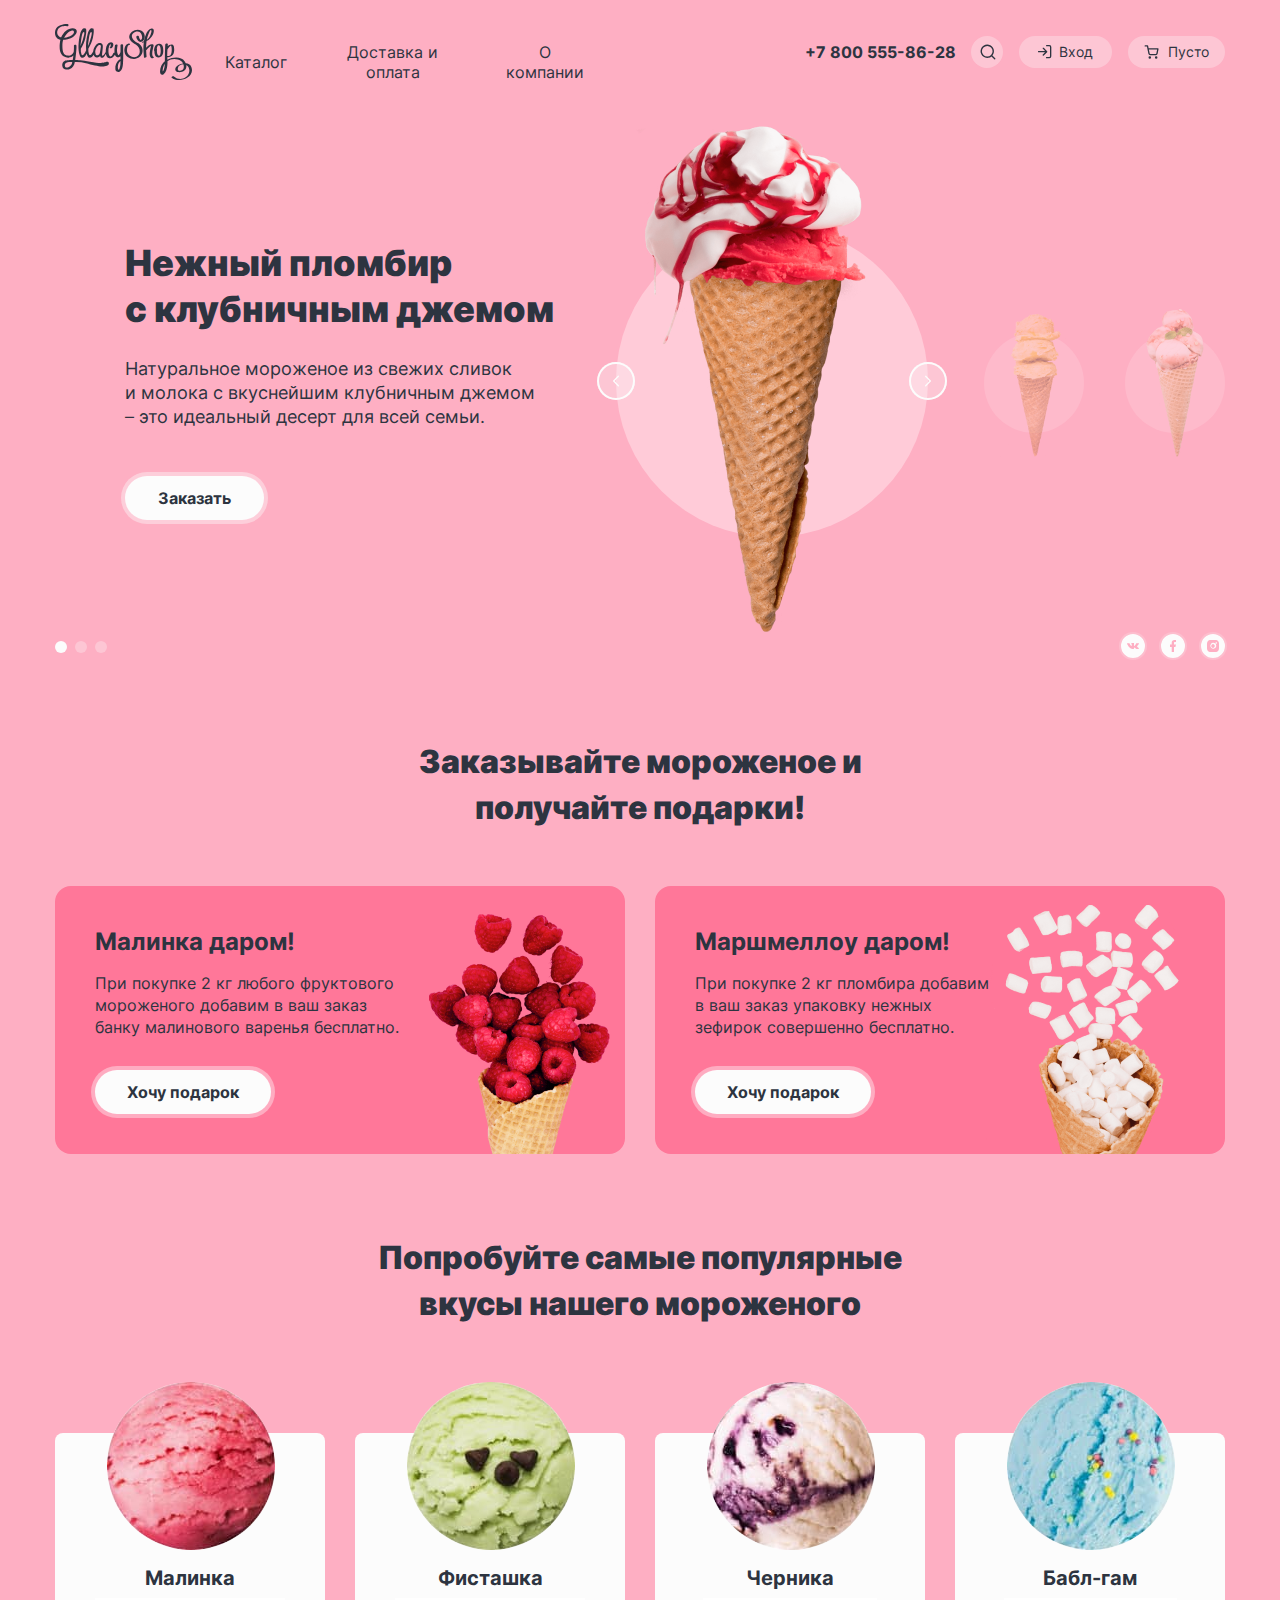
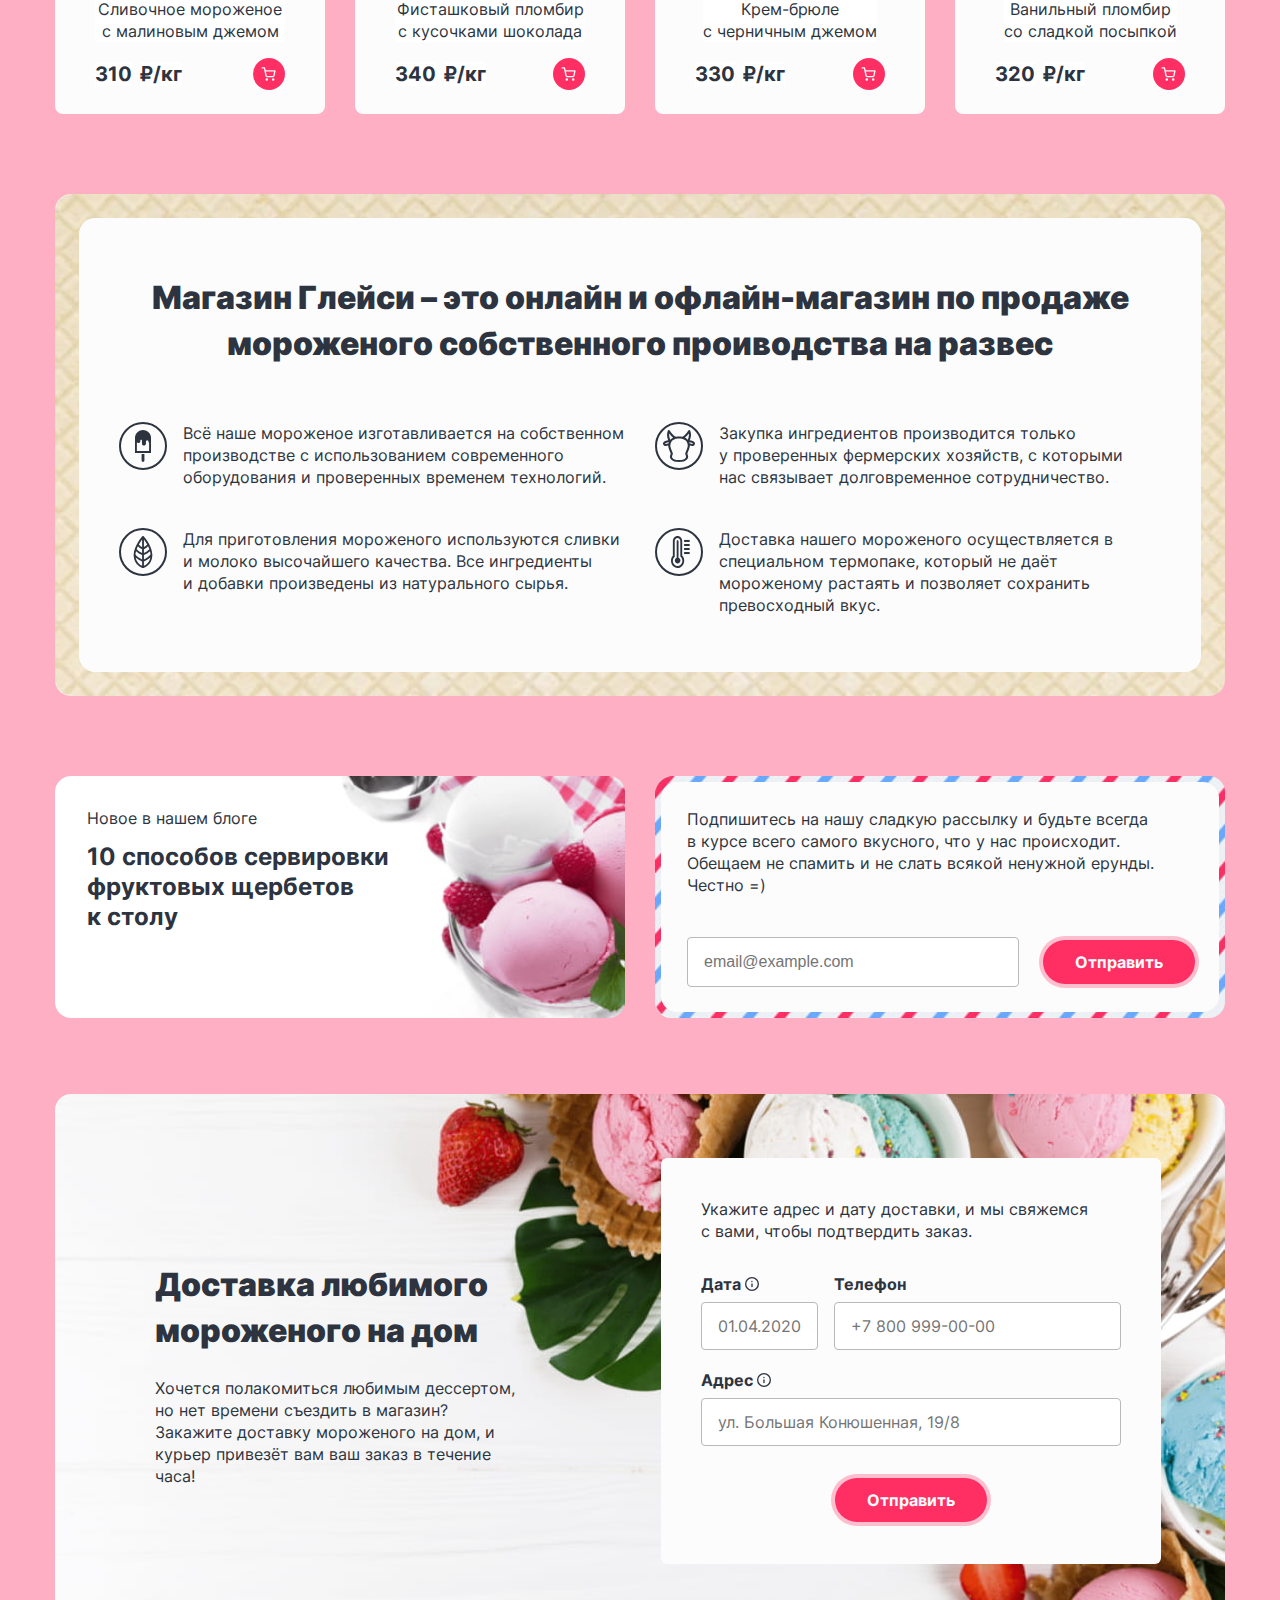
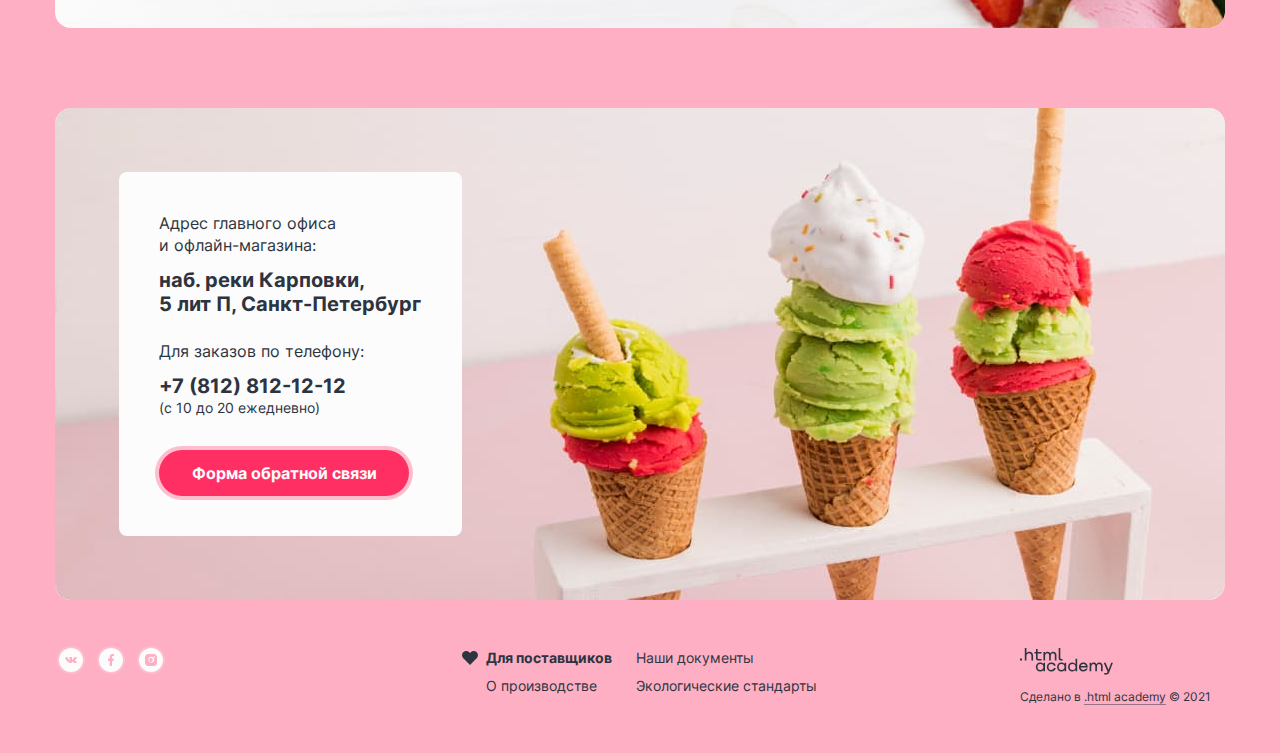
<file: index.html>
<!DOCTYPE html>
<html lang="ru">

<head>
  <meta charset="utf-8">
  <title>HTML Academy: Глейси</title>
  <link rel="stylesheet" href="style/styles.css">
</head>

<body>
  <header class="main-header">
    <nav class="navigation">
      <a class="main-logo-image" href="index.html">
        <img src="images/logo.svg" width="137" height="56" alt="Логотип магазина мороженного Глеси Шоп.">
        <h1 class="visually-hidden">Магазин мороженного Глэси Шоп.</h1>
      </a>
      <ul class="navigation-list navigation-list-main">
        <li class="navigation-item navigation-list-catalog">
          <a href="catalog.html" class="navigation-link navigation-link-item">Каталог</a>
        </li>
        <li class="navigation-item navigation-list-delivery">
          <a href="#" class="navigation-link navigation-link-item">Доставка и оплата</a>
        </li>
        <li class="navigation-item navigation-list-company">
          <a href="#" class="navigation-link navigation-link-item">О компании</a>
        </li>
      </ul>
      <ul class="navigation-list navigation-user">
        <li class="navigation-item navigation-phone">
          <a href="tel:+78005558628" class="main-number">+7 800 555-86-28</a>
        </li>
        <li class="navigation-item navigation-search">
          <a href="#" class="navigation-link navigation-link-search">
            <svg class="navigation-icon-search" width="16" height="16" viewBox="0 0 16 16" fill="none"
              xmlns="http://www.w3.org/2000/svg">
              <path fill-rule="evenodd" clip-rule="evenodd"
                d="M1.91 7.25a5.33 5.33 0 1 1 10.67 0 5.33 5.33 0 0 1-10.67 0Zm9.56 5.16a6.67 6.67 0 1 1 .94-.94l2.8 2.8a.67.67 0 0 1-.94.95l-2.8-2.81Z"
                fill="#2D3440" />
            </svg>
            <span class="visually-hidden">Поиск.</span>
          </a>
          <div class="popover popover-search">
            <h2 class="visually-hidden">Поиск по сайту.</h2>
            <form class="popover-login-form" action="https://echo.htmlacademy.ru/" method="post">
              <input class="popover-search-line" type="email" name="popover-search-line" id="popover-search-line"
                placeholder="Поиск по сайту" required>
              <button class="popover-close-button">
                <svg width="10" height="10" fill="none" xmlns="http://www.w3.org/2000/svg">
                  <path fill-rule="evenodd" clip-rule="evenodd"
                    d="M9.8 1.14A.67.67 0 1 0 8.86.2L5 4.06 1.14.2a.67.67 0 1 0-.94.94L4.06 5 .2 8.86a.67.67 0 0 0 .94.94L5 5.94 8.86 9.8a.67.67 0 1 0 .94-.94L5.94 5 9.8 1.14Z"
                    fill="#2D3440" />
                </svg>
                <span class="visually-hidden">Закрыть.</span>
              </button>
            </form>
          </div>
        </li>
        <li class="navigation-item navigation-login">
          <a href="#" class="navigation-link navigation-link-login">Вход
            <svg class="navigation-icon-login" width="15" height="15" fill="none" xmlns="http://www.w3.org/2000/svg">
              <path fill-rule="evenodd" clip-rule="evenodd"
                d="M8 .67C8 .3 8.3 0 8.67 0h2.66a2 2 0 0 1 2 2v9.33a2 2 0 0 1-2 2H8.67a.67.67 0 1 1 0-1.33h2.66a.67.67 0 0 0 .67-.67V2a.67.67 0 0 0-.67-.67H8.67A.67.67 0 0 1 8 .67Zm-3.14 2.2a.67.67 0 0 1 .94 0l3.33 3.32a.67.67 0 0 1 .2.48.66.66 0 0 1-.2.47L5.8 10.47a.67.67 0 1 1-.94-.94l2.2-2.2H.66A.67.67 0 1 1 .67 6h6.4l-2.2-2.2a.67.67 0 0 1 0-.94Z"
                fill="#2D3440" />
            </svg>
          </a>
          <div class="popover popover-login">
            <h2 class="popover-login-title">Личный кабинет</h2>
            <form class="popover-login-form" action="https://echo.htmlacademy.ru/" method="post">
              <div class="popover-container">
                <input class="popover-email point-form" type="email" name="email" id="popover-email"
                  placeholder="email@example.com" required>
                <input class="popover-password point-form" type="password" name="password" id="popover-password"
                  placeholder="Пароль" required>
              </div>
              <div class="popover-button-container">
                <button class="button button-pink button-popover" type="submit" value="Войти">Войти</button>
                <a class="popover-button-link" href="https://htmlacademy.ru/">Забыли пароль?</a>
                <a class="popover-button-link" href="https://htmlacademy.ru/">Регистрация</a>
              </div>
            </form>
          </div>
        </li>
        <li class="navigation-item navigation-basket">
          <a href="#" class="navigation-link navigation-link-basket">Пусто
            <svg class="navigation-icon-basket" width="16" height="16" viewBox="0 0 16 16" fill="none"
              xmlns="http://www.w3.org/2000/svg">
              <path fill-rule="evenodd" clip-rule="evenodd"
                d="M1.17 1.25a.67.67 0 0 0 0 1.33h1.77l.47 2.34v.05l.97 4.84a1.83 1.83 0 0 0 1.82 1.46h5.62a1.83 1.83 0 0 0 1.82-1.46V9.8l.93-4.86a.67.67 0 0 0-.66-.8h-9.3L4.14 1.8a.67.67 0 0 0-.66-.54H1.17Zm4.52 8.3-.81-4.07h8.23l-.78 4.07a.5.5 0 0 1-.49.4H6.18a.5.5 0 0 1-.49-.4ZM4.56 13.5a1.25 1.25 0 1 1 2.49 0 1.25 1.25 0 0 1-2.5 0Zm6.37 0a1.25 1.25 0 1 1 2.5 0 1.25 1.25 0 0 1-2.5 0Z"
                fill="#2D3440" />
            </svg>
          </a>
          <div class="popover popover-basket">
            <h2 class="popover-basket-title">Ваша карзина пока пуста</h2>
          </div>
        </li>
      </ul>
    </nav>
  </header>

  <!-- slider -->
  <main class="main-index main-container">
    <h2 class="visually-hidden">Магазни мороженного Глейси.</h2>
    <section class="swiper">
      <h2 class="visually-hidden">Галлерея мороженного.</h2>
      <div class="swiper-wrapper">
        <div class="swiper-slider">
          <h2 class="ice-cream-name">Нежный пломбир<br>с клубничным джемом</h2>
          <p class="ice-cream-description">Натуральное мороженое из свежих сливок<br>и молока с вкуснейшим клубничным
            джемом – это идеальный десерт для всей семьи.</p>
          <button class="button swiper-button" name="order" value="Заказать" type="button">Заказать</button>
        </div>
        <div class="ice-cream-container">
          <div class="background-swiper-1">
            <img src="images/ice-cream/ice-cream-1.png" width="306" height="507" class="ice-cream"
              alt="Фото нежного пломбира с клубничным джемом.">
            <button class="slider-button slider-prev" name="order" value="Заказать" type="button">
              <svg width="6" height="12" fill="none" xmlns="http://www.w3.org/2000/svg">
                <path fill-rule="evenodd" clip-rule="evenodd"
                  d="M5.8 1.8a.66.66 0 1 0-.94-.94L.2 5.53a.67.67 0 0 0 0 .94l4.67 4.67a.66.66 0 1 0 .94-.94L1.6 6l4.2-4.2Z"
                  fill="#FCFCFC" />
              </svg>
            </button>
            <button class="slider-button slider-next" name="order" value="Заказать" type="button">
              <svg width="6" height="12" fill="none" xmlns="http://www.w3.org/2000/svg">
                <path fill-rule="evenodd" clip-rule="evenodd"
                  d="M5.8 1.8a.66.66 0 1 0-.94-.94L.2 5.53a.67.67 0 0 0 0 .94l4.67 4.67a.66.66 0 1 0 .94-.94L1.6 6l4.2-4.2Z"
                  fill="#FCFCFC" />
              </svg>
            </button>
          </div>
        </div>
        <!--First little ice cream -->
        <div class="ice-cream-container-2">
          <div class="background-swiper-2">
            <img src="images/ice-cream/ice-cream-2.png" width="90" height="150" class="ice-cream-next ice-cream-caramel"
              alt="Фото cливочного мороженого со вкусом банана.">
          </div>
        </div>
        <!-- Second little ice cream -->
        <div class="ice-cream-container-3">
          <div class="background-swiper-3">
            <img src="images/ice-cream/ice-cream-3.png" width="82" height="150" class="ice-cream-next"
              alt="Фото карамельного пломбира c маршмеллоу.">
          </div>
        </div>
      </div>
      <div class="swiper-footer">
        <div class="pagination-item">
          <div class="swiper-pagination">
            <button class="pagination-button pagination-current-page-1" type="button">
              <span class="visually-hidden">1 слайд.</span>
            </button>
          </div>
          <div class="swiper-pagination">
            <button class="pagination-button pagination-current-page-2" type="button">
              <span class="visually-hidden">2 слайд.</span>
            </button>
          </div>
          <div class="swiper-pagination">
            <button class="pagination-button pagination-current-page-3" type="button">
              <span class="visually-hidden">3 слайд.</span>
            </button>
          </div>
        </div>
        <div class="gallery-footer social-media-slider">
          <ul class="social-media-list media-list-slider">
            <li class="social-vk-item social-net">
              <a class="social-button" href="https://vk.com/htmlacademy">
                <svg class="social-icon" width="24" height="24" viewBox="0 0 16 16" fill="#ffffff"
                  xmlns="http://www.w3.org/2000/svg">
                  <path fill-rule="evenodd" clip-rule="evenodd"
                    d="M16 8A8 8 0 1 1 0 8a8 8 0 0 1 16 0ZM8.4 9.98H7.9s-1.05.06-1.98-.79c-1.01-.92-1.9-2.76-1.9-2.76s-.06-.12 0-.18.23-.07.23-.07H5.4s.11.01.19.06c.06.04.1.12.1.12s.18.4.43.78c.47.72.7.88.86.8.24-.11.16-1.02.16-1.02s0-.33-.11-.48c-.1-.11-.28-.14-.36-.15-.06-.01.04-.14.18-.2.2-.09.57-.1 1-.09.33 0 .43.02.56.05.3.06.3.27.27.71a9.7 9.7 0 0 0-.01.6c-.01.22-.02.48.15.58.09.05.3 0 .84-.8.25-.37.44-.81.44-.81s.04-.08.11-.12c.07-.03.15-.02.15-.02h1.2s.37-.04.43.1c.06.15-.14.5-.63 1.07-.46.54-.69.75-.67.92.01.13.16.25.44.48a3.4 3.4 0 0 1 .8.8c.26.4-.3.42-.3.42l-1.06.02s-.23.04-.54-.15c-.15-.1-.3-.25-.45-.4-.23-.22-.44-.43-.62-.38-.3.08-.28.65-.28.65s0 .12-.07.18c-.07.07-.22.08-.22.08Z"
                    fill="#FCFCFC" />
                </svg>
                <span class="visually-hidden">Вконтакте.</span>
              </a>
            </li>
            <li class="social-fb-item">
              <a class="social-button" href="https://www.facebook.com/htmlacademy">
                <svg class="social-icon" width="24" height="24" viewBox="0 0 16 16" fill="none"
                  xmlns="http://www.w3.org/2000/svg">
                  <path fill-rule="evenodd" clip-rule="evenodd"
                    d="M16 8A8 8 0 1 1 0 8a8 8 0 0 1 16 0Zm-6.38.6h-.95V12H7.14V8.6H6V7h1.14V5.88C7.14 4.66 7.88 4 8.91 4c.5 0 .97.04 1.09.06V5.4h-.57c-.76 0-.76.39-.76.8V7H10l-.38 1.6Z"
                    fill="#FCFCFC" />
                </svg>
                <span class="visually-hidden">Фейсбук.</span>
              </a>
            </li>
            <li class="social-inst-item">
              <a class="social-button" href="https://www.instagram.com/htmlacademy/">
                <svg class="social-icon" width="24" height="24" viewBox="0 0 16 16" fill="none"
                  xmlns="http://www.w3.org/2000/svg">
                  <path fill-rule="evenodd" clip-rule="evenodd"
                    d="M16 8A8 8 0 1 1 0 8a8 8 0 0 1 16 0ZM9.65 4.02C9.22 4 9.09 4 8 4c-1.09 0-1.22 0-1.65.02-.43.02-.71.1-.97.19-.27.1-.5.26-.7.46-.21.2-.37.44-.47.71-.1.26-.17.54-.19.97C4 6.78 4 6.91 4 8c0 1.09 0 1.22.02 1.65.02.42.1.72.19.97.1.27.26.5.46.7.2.21.44.37.71.47.26.1.55.17.97.19.43.02.56.02 1.65.02 1.09 0 1.22 0 1.65-.02.42-.02.72-.1.97-.19.27-.1.5-.26.7-.46.21-.2.37-.44.47-.71.1-.26.17-.55.19-.97C12 9.22 12 9.09 12 8c0-1.09 0-1.22-.02-1.65a2.95 2.95 0 0 0-.19-.97c-.1-.27-.26-.5-.46-.7a1.95 1.95 0 0 0-.71-.47c-.26-.1-.55-.17-.97-.19ZM6.59 6.6A2 2 0 1 1 9.4 9.4 2 2 0 0 1 6.6 6.6Zm3.86-1.04a.5.5 0 1 1-.7.7.5.5 0 0 1 .7-.7Zm-1.6 1.6a1.2 1.2 0 1 0-1.7 1.7 1.2 1.2 0 0 0 1.7-1.7Z"
                    fill="#FCFCFC" />
                </svg>
                <span class="visually-hidden">Инстаграмм.</span>
              </a>
            </li>
          </ul>
        </div>
      </div>
    </section>

    <!-- icecream and presents -->
    <section class="special-offer">
      <h2 class="visually-hidden">Подарок за заказ.</h2>
      <p class="offer-title">Заказывайте мороженое и получайте подарки!</p>
      <ul class="offer-container">
        <li class="raspberry-jam-item">
          <h3 class="offer-name">Малинка даром!</h3>
          <p class="offer-description">
            При покупке 2 кг любого фруктового мороженого добавим в ваш заказ банку малинового варенья бесплатно.
          </p>
          <button class="button offer-button" name="gift" value="Хочу подарок" type="button">Хочу подарок</button>
        </li>
        <li class="marsh-mallow-item">
          <h3 class="offer-name">Маршмеллоу даром!</h3>
          <p class="offer-description">
            При покупке 2 кг пломбира добавим в ваш заказ упаковку нежных зефирок совершенно бесплатно.
          </p>
          <button class="button offer-button" name="gift" value="Хочу подарок" type="button">Хочу подарок</button>
        </li>
      </ul>
    </section>

    <!-- Products -->
    <section class="product">
      <h2 class="product-title">Попробуйте самые популярные вкусы нашего мороженого</h2>
      <div class="product-list-container">
        <ul class="product-list">
          <li class="product-item product-background">
            <a href="" class="product-description-container">
              <img class="product-img" src="images/product/product-card-1.jpg" width="168" height="168"
                alt="Мороженое Малинка.">
              <h3 class="product-name">Малинка</h3>
              <p class="product-description">Сливочное мороженое с малиновым джемом</p>
            </a>
            <div class="price-button">
              <span class="product-price">310</span>
              <span class="product-weight">₽/кг</span>
              <a class="add-basket card-link" href="product-card-button">
                <svg class="product-icon-basket" width="16" height="16" viewBox="0 0 16 16" fill="none"
                  xmlns="http://www.w3.org/2000/svg">
                  <path fill-rule="evenodd" clip-rule="evenodd"
                    d="M1.17 1.25a.67.67 0 0 0 0 1.33h1.77l.47 2.34v.05l.97 4.84a1.83 1.83 0 0 0 1.82 1.46h5.62a1.83 1.83 0 0 0 1.82-1.46V9.8l.93-4.86a.67.67 0 0 0-.66-.8h-9.3L4.14 1.8a.67.67 0 0 0-.66-.54H1.17Zm4.52 8.3-.81-4.07h8.23l-.78 4.07a.5.5 0 0 1-.49.4H6.18a.5.5 0 0 1-.49-.4ZM4.56 13.5a1.25 1.25 0 1 1 2.49 0 1.25 1.25 0 0 1-2.5 0Zm6.37 0a1.25 1.25 0 1 1 2.5 0 1.25 1.25 0 0 1-2.5 0Z"
                    fill="#FCFCFC" /></svg>
                <span class="visually-hidden">Добавить в корзину.</span>
              </a>
            </div>
          </li>
          <li class="product-item product-background">
            <a href="" class="product-description-container">
              <img class="product-img raspberry" src="images/product/product-card-2.jpg" width="168" height="168"
                alt="Мороженое Фисташка.">
              <h3 class="product-name">Фисташка</h3>
              <p class="product-description">Фисташковый пломбир с кусочками шоколада</p>
            </a>
            <div class="price-button">
              <span class="product-price">340</span>
              <span class="product-weight">₽/кг</span>
              <a class="add-basket" href="product-card-button">
                <svg class="product-icon-basket" width="16" height="16" viewBox="0 0 16 16" fill="none"
                  xmlns="http://www.w3.org/2000/svg">
                  <path fill-rule="evenodd" clip-rule="evenodd"
                    d="M1.17 1.25a.67.67 0 0 0 0 1.33h1.77l.47 2.34v.05l.97 4.84a1.83 1.83 0 0 0 1.82 1.46h5.62a1.83 1.83 0 0 0 1.82-1.46V9.8l.93-4.86a.67.67 0 0 0-.66-.8h-9.3L4.14 1.8a.67.67 0 0 0-.66-.54H1.17Zm4.52 8.3-.81-4.07h8.23l-.78 4.07a.5.5 0 0 1-.49.4H6.18a.5.5 0 0 1-.49-.4ZM4.56 13.5a1.25 1.25 0 1 1 2.49 0 1.25 1.25 0 0 1-2.5 0Zm6.37 0a1.25 1.25 0 1 1 2.5 0 1.25 1.25 0 0 1-2.5 0Z"
                    fill="#FCFCFC" /></svg>
                <span class="visually-hidden">Добавить в корзину.</span>
              </a>
            </div>
          </li>
          <li class="product-item product-background">
            <a href="" class="product-description-container">
              <img class="product-img raspberry" src="images/product/product-card-3.jpg" width="168" height="168"
                alt="Мороженое Черника.">
              <h3 class="product-name">Черника</h3>
              <p class="product-description">Крем-брюле<br>с черничным джемом</p>
            </a>
            <div class="price-button">
              <span class="product-price">330</span>
              <span class="product-weight">₽/кг</span>
              <a class="add-basket" href="product-card-button">
                <svg class="product-icon-basket" width="16" height="16" viewBox="0 0 16 16" fill="none"
                  xmlns="http://www.w3.org/2000/svg">
                  <path fill-rule="evenodd" clip-rule="evenodd"
                    d="M1.17 1.25a.67.67 0 0 0 0 1.33h1.77l.47 2.34v.05l.97 4.84a1.83 1.83 0 0 0 1.82 1.46h5.62a1.83 1.83 0 0 0 1.82-1.46V9.8l.93-4.86a.67.67 0 0 0-.66-.8h-9.3L4.14 1.8a.67.67 0 0 0-.66-.54H1.17Zm4.52 8.3-.81-4.07h8.23l-.78 4.07a.5.5 0 0 1-.49.4H6.18a.5.5 0 0 1-.49-.4ZM4.56 13.5a1.25 1.25 0 1 1 2.49 0 1.25 1.25 0 0 1-2.5 0Zm6.37 0a1.25 1.25 0 1 1 2.5 0 1.25 1.25 0 0 1-2.5 0Z"
                    fill="#FCFCFC" /></svg>
                <span class="visually-hidden">Добавить в корзину.</span>
              </a>
            </div>
          </li>
          <li class="product-item product-background">
            <a href="" class="product-description-container">
              <img class="product-img raspberry" src="images/product/product-card-4.jpg" width="168" height="168"
                alt="Мороженое Бабл-гам.">
              <h3 class="product-name">Бабл-гам</h3>
              <p class="product-description">Ванильный пломбир<br>со сладкой посыпкой</p>
            </a>
            <div class="price-button">
              <span class="product-price">320</span>
              <span class="product-weight">₽/кг</span>
              <a class="add-basket" href="product-card-button">
                <svg class="product-icon-basket" width="16" height="16" viewBox="0 0 16 16" fill="none"
                  xmlns="http://www.w3.org/2000/svg">
                  <path fill-rule="evenodd" clip-rule="evenodd"
                    d="M1.17 1.25a.67.67 0 0 0 0 1.33h1.77l.47 2.34v.05l.97 4.84a1.83 1.83 0 0 0 1.82 1.46h5.62a1.83 1.83 0 0 0 1.82-1.46V9.8l.93-4.86a.67.67 0 0 0-.66-.8h-9.3L4.14 1.8a.67.67 0 0 0-.66-.54H1.17Zm4.52 8.3-.81-4.07h8.23l-.78 4.07a.5.5 0 0 1-.49.4H6.18a.5.5 0 0 1-.49-.4ZM4.56 13.5a1.25 1.25 0 1 1 2.49 0 1.25 1.25 0 0 1-2.5 0Zm6.37 0a1.25 1.25 0 1 1 2.5 0 1.25 1.25 0 0 1-2.5 0Z"
                    fill="#FCFCFC" /></svg>
                <span class="visually-hidden">Добавить в корзину.</span>
              </a>
            </div>
          </li>
        </ul>
      </div>
    </section>

    <!-- Advanteges -->
    <section class="about-shop">
      <h2 class="visually-hidden">Наши приемущества.</h2>
      <div class="about-shop-background">
        <p class="about-shop-title">Магазин Глейси – это онлайн и офлайн-магазин по продаже мороженого собственного
          проиводства на развес</p>
        <ul class="shop-advantages-list">
          <li class="shop-advantages-item">
            <img class="shop-advantages-ice-cream shop-advantages-image" src="images/icon/ice-cream-sundae.svg"
              alt="Иконка мороженого.">
            <p class="shop-advantages">
              Всё наше мороженое изготавливается на собственном производстве с использованием современного оборудования
              и проверенных временем технологий.
            </p>
          </li>
          <li class="shop-advantages-item">
            <img class="shop-advantages-sheet shop-advantages-image" src="images/icon/cow.svg" alt="Иконка листа.">
            <p class="shop-advantages">
              Закупка ингредиентов производится только<br>у проверенных фермерских хозяйств, с которыми<br>нас
              связывает долговременное сотрудничество.
            </p>
          </li>
          <li class="shop-advantages-item">
            <img class="shop-advantages-cow shop-advantages-image" src="images/icon/leaf.svg" alt="Иконка коровы.">
            <p class="shop-advantages">
              Для приготовления мороженого используются сливки и молоко высочайшего качества. Все ингредиенты
              <br>и добавки произведены из натурального сырья.
            </p>
          </li>
          <li class="shop-advantages-item">
            <img class="shop-advantages-temp shop-advantages-image" src="images/icon/thermometer.svg"
              alt="Иконка иградусника.">
            <p class="shop-advantages">
              Доставка нашего мороженого осуществляется в специальном термопаке, который не даёт мороженому растаять и
              позволяет сохранить превосходный вкус.
            </p>
          </li>
        </ul>
      </div>
    </section>

    <!-- blog and subscribe form -->
    <section class="newsletter">
      <h2 class="visually-hidden">Наш блог и подписка на рассылку.</h2>
      <article class="newsletter-blog">
        <div class="newsletter-blog-container">
          <h3 class="newsletter-blog-title">Новое в нашем блоге</h3>
          <a href="" class="newsletter-blog-link">10 способов сервировки фруктовых щербетов<br>к столу</a>
        </div>
      </article>
      <div class="newsletter-background-post">
        <div class="newsletter-background">
          <form class="newsletter-form" method="post" action="https://echo.htmlacademy.ru">
            <label for="newsletter-email" class="newsletter-text">
              Подпишитесь на нашу сладкую рассылку и будьте всегда<br>в курсе всего самого вкусного, что у нас происходит. Обещаем не спамить и не слать всякой ненужной ерунды.
              Честно =)
            </label>
            <div class="newsletter-container">
              <input class="newsletter-email point-form" type="email" name="newsletter-email" id="newsletter-email"
                placeholder="email@example.com">
              <button class="button button-pink button-email" type="submit" value="Отправить">Отправить</button>
            </div>
          </form>
        </div>
      </div>
    </section>

    <!-- Delivery -->
    <section class="delivery">
      <h2 class="visually-hidden">Доставка.</h2>
      <div class="delivery-box">
        <p class="delivery-title">Доставка любимого мороженого на дом</p>
        <p class="delivery-description">
          Хочется полакомиться любимым дессертом, но нет времени съездить в магазин? Закажите доставку мороженого на
          дом, и курьер привезёт вам ваш заказ в течение часа!
        </p>
      </div>
      <!-- delivery form -->
      <div class="delivery-container">
        <form class="delivery-form" method="post" action="https://echo.htmlacademy.ru">
          <p class="delivery-form-title">Укажите адрес и дату доставки, и мы свяжемся<br>с вами, чтобы подтвердить
            заказ.</p>
          <div class="delivery-form-container">
            <div class="delivery-date-container">
              <span class="form-lable">
                <label class="delivery-label label-date" for="delivery-date">Дата</label>
                <span class="tooltip">
                  <button class="tooltip-toggle" type="button" aria-labelledby="tooltip-label-date">
                    <svg width="14" height="14" fill="none" xmlns="http://www.w3.org/2000/svg">
                      <path fill-rule="evenodd" clip-rule="evenodd"
                        d="M7 1.33a5.67 5.67 0 1 0 0 11.34A5.67 5.67 0 0 0 7 1.33ZM0 7a7 7 0 1 1 14 0A7 7 0 0 1 0 7Zm7-.67c.37 0 .67.3.67.67v2.53a.67.67 0 1 1-1.34 0V7c0-.37.3-.67.67-.67ZM7 3.8a.67.67 0 1 0 0 1.33.67.67 0 0 0 0-1.33Z"
                        fill="#2D3440" /></svg>
                  </button>
                  <span class="tooltip-text" role="tooltip" id="tooltip-label-date">Тултип</span>
                </span>
              </span>
              <input class="delivery-date point-form" type="text" name="delivery-date" id="delivery-date"
                placeholder="01.04.2020">
            </div>
            <div class="delivery-phone-container">
              <label class="delivery-label" for="delivery-phone">Телефон</label>
              <input class="delivery-phone point-form" type="tel" name="delivery-phone" id="delivery-phone"
                placeholder="+7 800 999-00-00" required>
            </div>
            <div class="delivery-address-container">
              <span class="form-lable">
                <label class="delivery-label" for="delivery-address">Адрес</label>
                <span class="tooltip">
                  <button class="tooltip-toggle" type="button" aria-labelledby="tooltip-label-address">
                    <svg width="14" height="14" fill="none" xmlns="http://www.w3.org/2000/svg">
                      <path fill-rule="evenodd" clip-rule="evenodd"
                        d="M7 1.33a5.67 5.67 0 1 0 0 11.34A5.67 5.67 0 0 0 7 1.33ZM0 7a7 7 0 1 1 14 0A7 7 0 0 1 0 7Zm7-.67c.37 0 .67.3.67.67v2.53a.67.67 0 1 1-1.34 0V7c0-.37.3-.67.67-.67ZM7 3.8a.67.67 0 1 0 0 1.33.67.67 0 0 0 0-1.33Z"
                        fill="#2D3440" /></svg>
                  </button>
                  <span class="tooltip-address-text" role="tooltip" id="tooltip-label-address">Введите
                    название<br>улицы, дома и квартиры</span>
                </span>
              </span>
              <input class="delivery-address point-form" type="text" name="delivery-address" id="delivery-address"
                placeholder="ул. Большая Конюшенная, 19/8">
            </div>
          </div>
          <button class="button button-pink  button-delivery" type="submit" value="Отправить">Отправить</button>
        </form>
      </div>
    </section>

    <!-- Address and contacts-->
    <section class="contacts">
      <div class="contacts-background">
        <h2 class="contacts-title">Адрес главного офиса<br>и офлайн-магазина:</h2>
        <address class="contacts-address">
          <p class="contacts-address-text">наб. реки Карповки,<br>5 лит П, Санкт-Петербург</p>
          <p class="contacts-subtitle">Для заказов по телефону:</p>
          <a href="tel:+78128121212" class="contacts-phone">+7 (812) 812-12-12</a>
          <p class="work-time">(с 10 до 20 ежедневно)</p>
        </address>
        <a href="#" class="button button-pink button-form">Форма обратной связи</a>
      </div>
    </section>
  </main>

  <footer class="footer">
    <div class="footer-container">
      <div class="gallery-footer">
        <ul class="social-media-list">
          <li class="social-item vk-social">
            <a class="social-button" href="https://vk.com/htmlacademy">
              <svg class="social-icon" width="24" height="24" viewBox="0 0 16 16" fill="#ffffff"
                xmlns="http://www.w3.org/2000/svg">
                <path fill-rule="evenodd" clip-rule="evenodd"
                  d="M16 8A8 8 0 1 1 0 8a8 8 0 0 1 16 0ZM8.4 9.98H7.9s-1.05.06-1.98-.79c-1.01-.92-1.9-2.76-1.9-2.76s-.06-.12 0-.18.23-.07.23-.07H5.4s.11.01.19.06c.06.04.1.12.1.12s.18.4.43.78c.47.72.7.88.86.8.24-.11.16-1.02.16-1.02s0-.33-.11-.48c-.1-.11-.28-.14-.36-.15-.06-.01.04-.14.18-.2.2-.09.57-.1 1-.09.33 0 .43.02.56.05.3.06.3.27.27.71a9.7 9.7 0 0 0-.01.6c-.01.22-.02.48.15.58.09.05.3 0 .84-.8.25-.37.44-.81.44-.81s.04-.08.11-.12c.07-.03.15-.02.15-.02h1.2s.37-.04.43.1c.06.15-.14.5-.63 1.07-.46.54-.69.75-.67.92.01.13.16.25.44.48a3.4 3.4 0 0 1 .8.8c.26.4-.3.42-.3.42l-1.06.02s-.23.04-.54-.15c-.15-.1-.3-.25-.45-.4-.23-.22-.44-.43-.62-.38-.3.08-.28.65-.28.65s0 .12-.07.18c-.07.07-.22.08-.22.08Z"
                  fill="#FCFCFC" /></svg>
              <span class="visually-hidden">Вконтакте.</span>
            </a>
          </li>
          <li class="social-item fb-social">
            <a class="social-button" href="https://www.facebook.com/htmlacademy">
              <svg class="social-icon" width="24" height="24" viewBox="0 0 16 16" fill="none"
                xmlns="http://www.w3.org/2000/svg">
                <path fill-rule="evenodd" clip-rule="evenodd"
                  d="M16 8A8 8 0 1 1 0 8a8 8 0 0 1 16 0Zm-6.38.6h-.95V12H7.14V8.6H6V7h1.14V5.88C7.14 4.66 7.88 4 8.91 4c.5 0 .97.04 1.09.06V5.4h-.57c-.76 0-.76.39-.76.8V7H10l-.38 1.6Z"
                  fill="#FCFCFC" /></svg>
              <span class="visually-hidden">Фейсбук.</span>
            </a>
          </li>
          <li class="social-item inst-social">
            <a class="social-button" href="https://www.instagram.com/htmlacademy/">
              <svg class="social-icon" width="24" height="24" viewBox="0 0 16 16" fill="none"
                xmlns="http://www.w3.org/2000/svg">
                <path fill-rule="evenodd" clip-rule="evenodd"
                  d="M16 8A8 8 0 1 1 0 8a8 8 0 0 1 16 0ZM9.65 4.02C9.22 4 9.09 4 8 4c-1.09 0-1.22 0-1.65.02-.43.02-.71.1-.97.19-.27.1-.5.26-.7.46-.21.2-.37.44-.47.71-.1.26-.17.54-.19.97C4 6.78 4 6.91 4 8c0 1.09 0 1.22.02 1.65.02.42.1.72.19.97.1.27.26.5.46.7.2.21.44.37.71.47.26.1.55.17.97.19.43.02.56.02 1.65.02 1.09 0 1.22 0 1.65-.02.42-.02.72-.1.97-.19.27-.1.5-.26.7-.46.21-.2.37-.44.47-.71.1-.26.17-.55.19-.97C12 9.22 12 9.09 12 8c0-1.09 0-1.22-.02-1.65a2.95 2.95 0 0 0-.19-.97c-.1-.27-.26-.5-.46-.7a1.95 1.95 0 0 0-.71-.47c-.26-.1-.55-.17-.97-.19ZM6.59 6.6A2 2 0 1 1 9.4 9.4 2 2 0 0 1 6.6 6.6Zm3.86-1.04a.5.5 0 1 1-.7.7.5.5 0 0 1 .7-.7Zm-1.6 1.6a1.2 1.2 0 1 0-1.7 1.7 1.2 1.2 0 0 0 1.7-1.7Z"
                  fill="#FCFCFC" /></svg>
              <span class="visually-hidden">Инстаграмм.</span>
            </a>
          </li>
        </ul>
      </div>
      <div class="different-info">
        <img src="images/icon/heart.svg" class="about-us-supplier" alt="Сердечко.">
        <ul class="about-us-list">
          <li class="about-us-item about-for-delivers">
            <a class="about-us-point" href="#">Для поставщиков</a>
          </li>
          <li class="about-us-item">
            <a class="about-us-point" href="#">Наши документы</a>
          </li>
          <li class="about-us-item">
            <a class="about-us-point" href="#">О производстве</a>
          </li>
          <li class="about-us-item">
            <a class="about-us-point" href="#">Экологические стандарты</a>
          </li>
        </ul>
      </div>
      <div class="brand">
        <a class="brand-name" href="https://htmlacademy.ru/">
          <img src="images/icon/logo_htmlacademy.svg" alt="htmlacademy.">
        </a>
        <p class="brand-sign">Сделано в <a class="academy-decoration" href="https://htmlacademy.ru/">.html academy</a> ©
          2021</p>
      </div>
    </div>
  </footer>
  <div class="modal-container modal-container-close">
    <div class="modal modal-auth">
      <button class="modal-close-button">
        <span class="visually-hidden">Закрыть</span>
      </button>
      <section class="modal-content">
        <h2 class="modal-title">Мы обязательно ответим вам!</h2>
        <form class="auth-form" action="https://echo.htmlacademy.ru/" method="post">
          <div class="modal-conteiner">
            <input class="modal-form point-form" type="text" name="name" id="modal-name" placeholder="Имя и фамилия" required>
            <input class="modal-form point-form" type="email" name="email" id="modal-email" placeholder="email@example.com" required>
            <textarea class="modal-form point-form" name="textarea" id="modal-textarea" rows="10" cols="10" placeholder="В свободной форме" required></textarea>
          </div>
          <button class="button button-pink button-modal" type="submit" value="Отправить">Отправить</button>
        </form>

      </section>
    </div>
  </div>
</body>
</html>
</file>
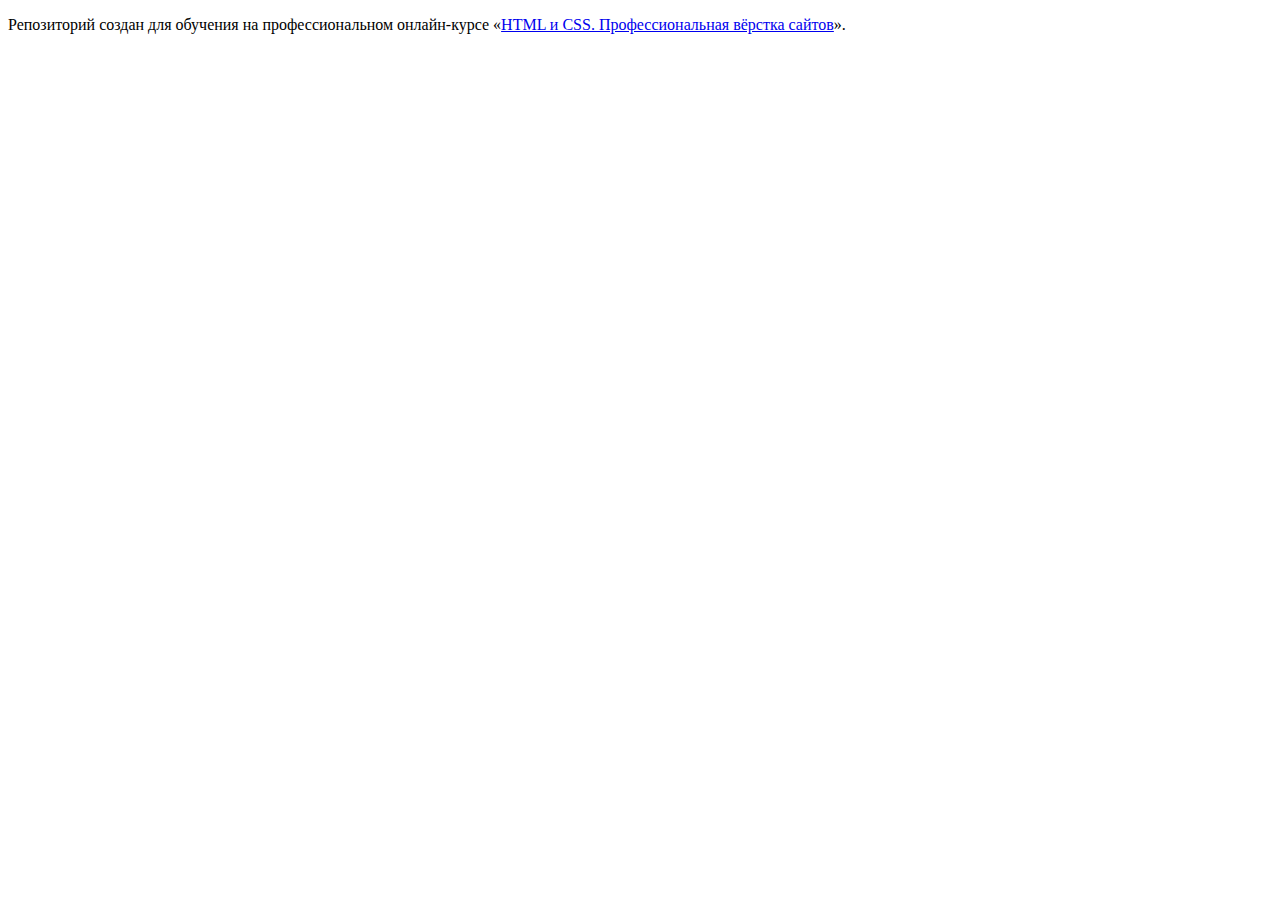
<file: 1/index.html>
<!DOCTYPE html>
<html lang="ru">
  <head>
    <meta charset="utf-8">
    <title>HTML Academy: Глейси</title>
    <base href="https://htmlacademy-htmlcss.github.io/931167-gllacy-33/1/">
</head>
  <body>

    <p>Репозиторий создан для обучения на профессиональном онлайн‑курсе «<a href="https://htmlacademy.ru/intensive/htmlcss">HTML и CSS. Профессиональная вёрстка сайтов</a>».</p>

  </body>
</html>
</file>
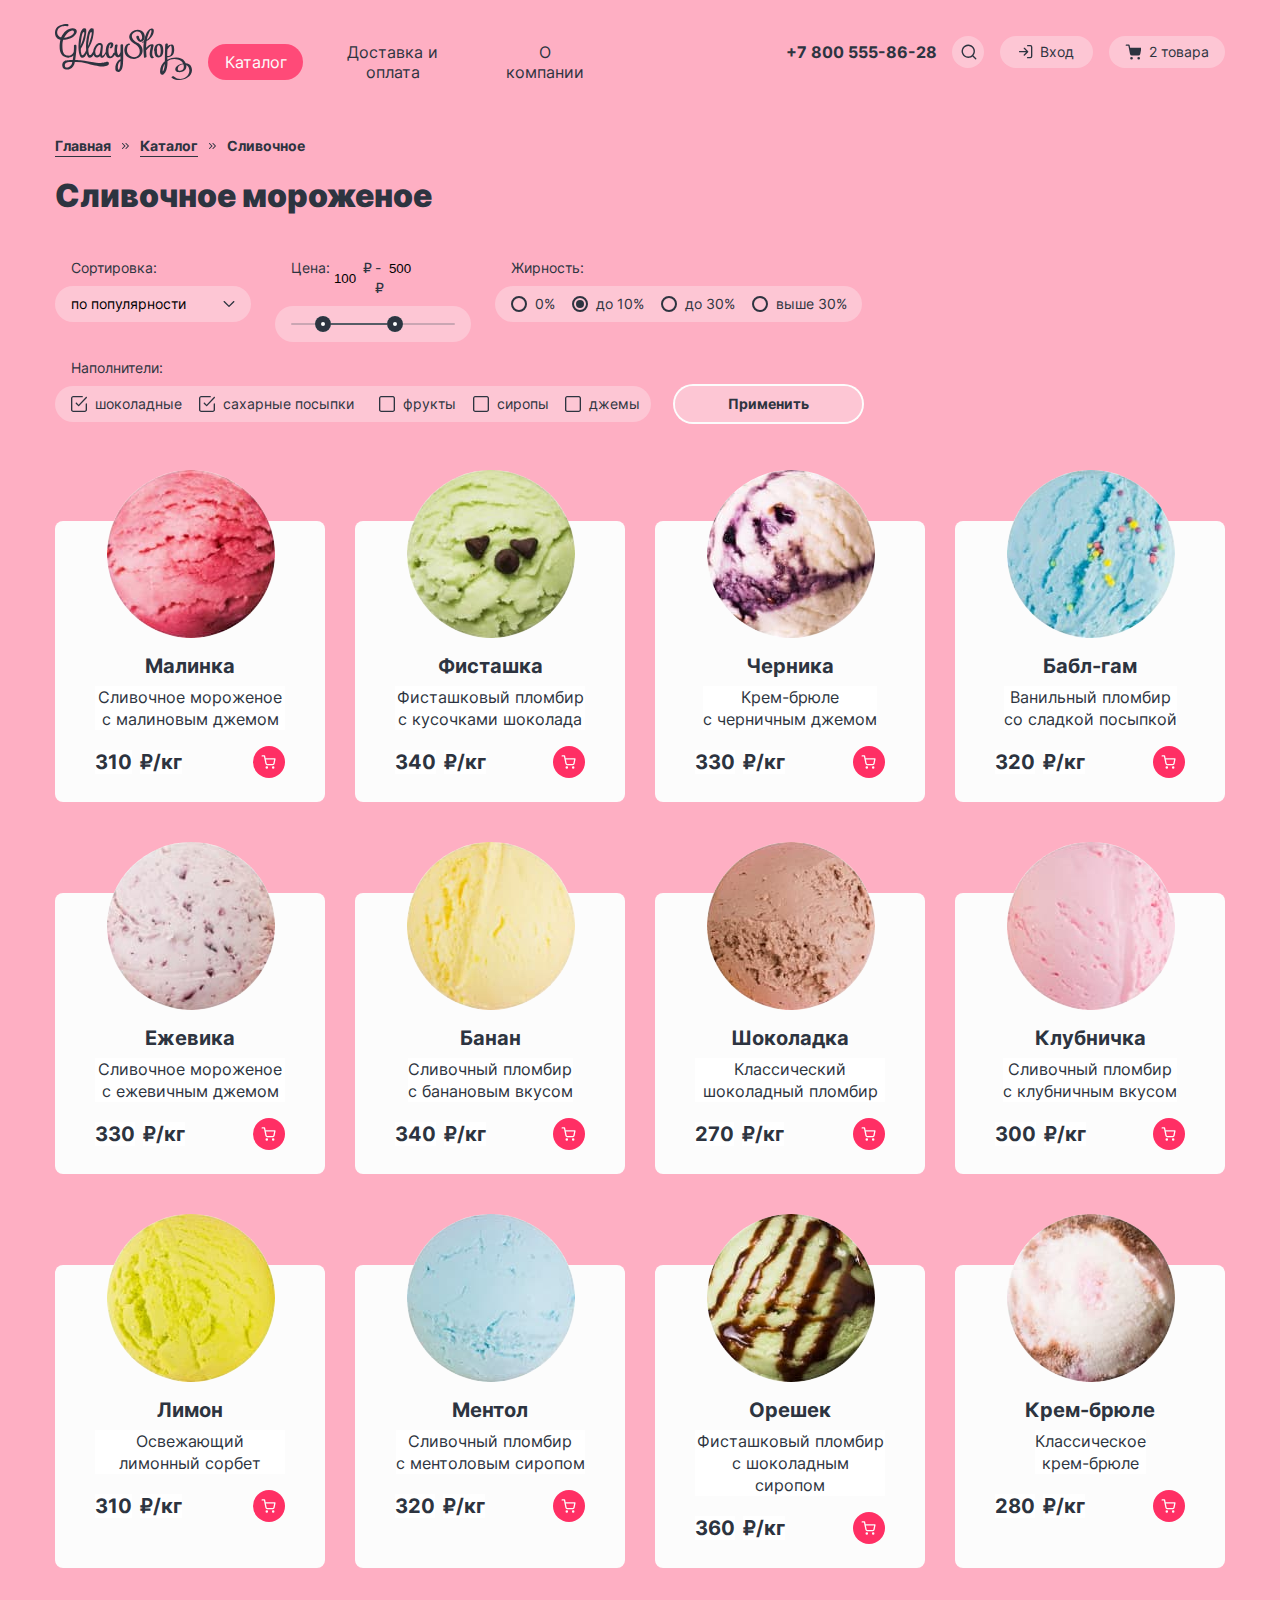
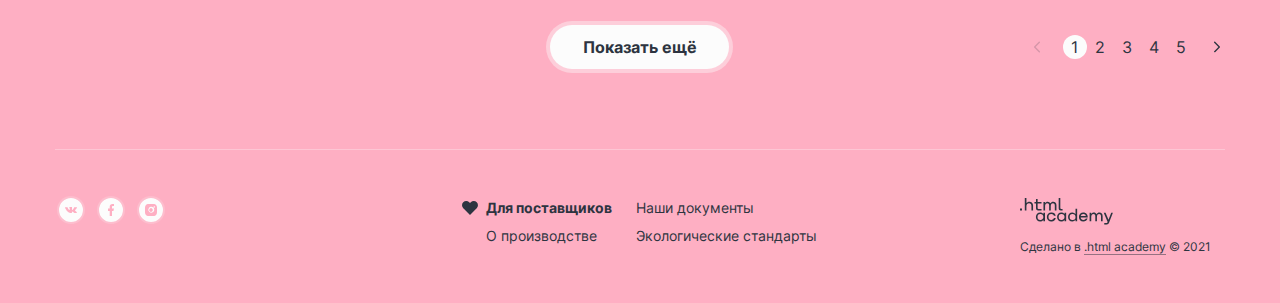
<file: catalog.html>
<!DOCTYPE html>
<html lang="ru">

<head>
  <meta charset="utf-8">
  <title>HTML Academy: Глейси</title>
  <link rel="stylesheet" href="style/styles.css">
</head>

<body>
  <header class="main-header main-header-catalog">
    <nav class="navigation">
      <a class="main-logo-image" href="index.html"><img src="images/logo.svg" width="137" height="56"
          alt="Логотип магазина мороженного Глеси Шоп.">
        <h1 class="visually-hidden">Магазин мороженного Глэси Шоп.</h1>
      </a>
      <ul class="navigation-list navigation-list-main">
        <li class="navigation-item navigation-list-catalog">
          <a href="#" class="navigation-link navigation-link-item navigation-link-current">Каталог</a>
          <ul class="popover sub-popover-catalog">
            <li class="sub-popover sub-popover-new">
              <a href="" class="ice-cream-title">Новинки</a>
            </li>
            <li class="sub-popover">
              <a href="" class="ice-cream-kinds">Сливочное</a>
            </li>
            <li class="sub-popover">
              <a href="" class="ice-cream-kinds">Щербеты</a>
            </li>
            <li class="sub-popover">
              <a href="" class="ice-cream-kinds">Фруктоый лёд</a>
            </li>
            <li class="sub-popover">
              <a href="" class="ice-cream-kinds">Мелорин</a>
            </li>
          </ul>
        </li>
        <li class="navigation-item navigation-list-delivery">
          <a href="#" class="navigation-link navigation-link-item">Доставка и оплата</a>
        </li>
        <li class="navigation-item navigation-list-company">
          <a href="#" class="navigation-link navigation-link-item">О компании</a>
        </li>
      </ul>
      <ul class="navigation-list navigation-user">
        <li class="navigation-item navigation-phone">
          <a href="tel:+78005558628" class="main-number">+7 800 555-86-28</a>
        </li>
        <li class="navigation-item navigation-search">
          <a href="#" class="navigation-link navigation-link-search">
            <svg class="navigation-icon-search" width="16" height="16" viewBox="0 0 16 16" fill="none"
              xmlns="http://www.w3.org/2000/svg">
              <path fill-rule="evenodd" clip-rule="evenodd"
                d="M1.91 7.25a5.33 5.33 0 1 1 10.67 0 5.33 5.33 0 0 1-10.67 0Zm9.56 5.16a6.67 6.67 0 1 1 .94-.94l2.8 2.8a.67.67 0 0 1-.94.95l-2.8-2.81Z"
                fill="#2D3440" /></svg>
            <span class="visually-hidden">Поиск.</span>
          </a>
          <div class="popover popover-search">
            <h2 class="visually-hidden">Поиск по сайту.</h2>
            <form class="popover-login-form" action="https://echo.htmlacademy.ru/" method="post">
              <input class="popover-search-line" type="email" name="popover-search-line" id="popover-search-line"
                placeholder="Поиск по сайту" required>
              <button class="popover-close-button"><svg width="10" height="10" fill="none"
                  xmlns="http://www.w3.org/2000/svg">
                  <path fill-rule="evenodd" clip-rule="evenodd"
                    d="M9.8 1.14A.67.67 0 1 0 8.86.2L5 4.06 1.14.2a.67.67 0 1 0-.94.94L4.06 5 .2 8.86a.67.67 0 0 0 .94.94L5 5.94 8.86 9.8a.67.67 0 1 0 .94-.94L5.94 5 9.8 1.14Z"
                    fill="#2D3440" /></svg>
                <span class="visually-hidden">Закрыть.</span>
              </button>
            </form>
          </div>
        </li>
        <li class="navigation-item navigation-login">
          <a href="#" class="navigation-link navigation-link-login">Вход
            <svg class="navigation-icon-login" width="15" height="15" fill="none" xmlns="http://www.w3.org/2000/svg">
              <path fill-rule="evenodd" clip-rule="evenodd"
                d="M8 .67C8 .3 8.3 0 8.67 0h2.66a2 2 0 0 1 2 2v9.33a2 2 0 0 1-2 2H8.67a.67.67 0 1 1 0-1.33h2.66a.67.67 0 0 0 .67-.67V2a.67.67 0 0 0-.67-.67H8.67A.67.67 0 0 1 8 .67Zm-3.14 2.2a.67.67 0 0 1 .94 0l3.33 3.32a.67.67 0 0 1 .2.48.66.66 0 0 1-.2.47L5.8 10.47a.67.67 0 1 1-.94-.94l2.2-2.2H.66A.67.67 0 1 1 .67 6h6.4l-2.2-2.2a.67.67 0 0 1 0-.94Z"
                fill="#2D3440" /></svg>
          </a>
          <div class="popover popover-login">
            <h2 class="popover-login-title">Личный кабинет</h2>
            <form class="popover-login-form" action="https://echo.htmlacademy.ru/" method="post">
              <div class="popover-container">
                <input class="popover-email point-form" type="email" name="email" id="popover-email"
                  placeholder="email@example.com" required>
                <input class="popover-password point-form" type="password" name="password" id="popover-password"
                  placeholder="Пароль" required>
              </div>
              <div class="popover-button-container">
                <button class="button button-pink button-popover" type="submit" value="Войти">Войти</button>
                <a class="popover-button-link" href="https://htmlacademy.ru/">Забыли пароль?</a>
                <a class="popover-button-link" href="https://htmlacademy.ru/">Регистрация</a>
              </div>
            </form>
          </div>
        </li>
        <li class="navigation-item navigation-basket">
          <a href="#" class="navigation-link navigation-link-basket">2 товара
            <svg class="navigation-icon-basket" width="16" height="16" viewBox="0 0 16 16" fill="none"
              xmlns="http://www.w3.org/2000/svg">
              <path fill-rule="evenodd" clip-rule="evenodd"
                d="M.646 1.156c0-.368.298-.666.667-.666H3.92c.318 0 .591.224.654.536l.545 2.723h10.535a.667.667 0 0 1 .654.792l-1.043 5.469v.005A1.97 1.97 0 0 1 13.3 11.6H6.976a1.97 1.97 0 0 1-1.963-1.586l-1.089-5.44a.662.662 0 0 1-.01-.056l-.54-2.696H1.313a.667.667 0 0 1-.667-.667Zm5.883 11.72a1.318 1.318 0 1 0 0 2.636 1.318 1.318 0 0 0 0-2.636Zm7.17 0a1.318 1.318 0 1 0 0 2.636 1.318 1.318 0 0 0 0-2.636Z"
                fill="#2D3440" /></svg>
          </a>
          <div class="popover popover-basket-catalog">
            <h2 class="popover-title-catalog">Корзина</h2>
            <ul class="popover-products">
              <li class="popover-product-list">
                <img class="popover-product-img" src="images/product/product-card-1.jpg" width="46" height="46"
                  alt="Мороженое Малинка.">
                <div class="popover-item-container">
                  <span class="popover-item-name">Малинка</span>
                  <span class="popover-item-multiple">1 кг х 310 ₽</span>
                </div>
                <span class="popover-item-price">310 ₽</span>
                <button class="popover-close-busket">
                  <span class="visually-hidden">Закрыть.</span>
                </button>
              </li>
              <li class="popover-product-list">
                <img class="popover-product-img" src="images/product/product-card-4.jpg" width="46" height="46"
                  alt="Мороженое Бабл-гам.">
                <div class="popover-item-container">
                  <span class="popover-item-name">Бабл-гам</span>
                  <span class="popover-item-multiple">1,5 кг х 320 ₽</span>
                </div>
                <span class="popover-item-price">480 ₽</span>
                <button class="popover-close-busket">
                  <span class="visually-hidden">Закрыть.</span>
                </button>
              </li>
            </ul>
            <div class="popover-catalog-footer">
              <a href="#" class="button button-pink button-catalog-popover">Оформить заказ</a>
              <span class="popover-item-total">Итого: 790 ₽</span>
            </div>
          </div>
        </li>
      </ul>
    </nav>
  </header>

  <!-- bread crumbs -->
  <main class="main-inner">
    <h2 class="catalog-name">Сливочное мороженое</h2>
    <nav class="inner-header">
      <ul class="bunch-list">
        <li class="catalog-item"><a href="index.html" class="index-link">Главная</a></li>
        <li class="catalog-item"><a href="catalog.html" class="catalog-link">Каталог</a></li>
        <li class="catalog-item"><span class="current-page">Сливочное</span></li>
      </ul>
    </nav>
  </main>

  <!-- sorting -->
  <section class="catalog">
    <h2 class="visually-hidden">Подборка мороженого.</h2>
    <form class="catalog-form" method="get" action="https://echo.htmlacademy.ru/">
      <div class="filter-container-1">
        <div class="sorting-container">
          <div class="select sorting-type">
            <span class="filter-name">Сортировка:</span>
            <select class="select-control" aria-label="Сортировка">
              <option value="popular">по популярности</option>
              <option value="cheap">Сначала дешёвое</option>
              <option value="expensive">Сначала дорогое</option>
            </select>
          </div>
        </div>

        <!-- slider -->
        <fieldset class="catalog-filter-group catalog-filter-price">
          <div class="range-wrapper-inputs filter-name">
            <label class="catalog-filter-label">Цена:
              <input class="range-input" type="number" value="100" name="min-price">₽
            </label>
            <label class="catalog-filter-label">-
              <input class="range-input" type="number" value="500" name="max-price">₽
            </label>
          </div>
          <div class="range-container">
            <div class="range">
              <div class="range-scale">
                <div class="range-bar" style="left: 40px; width: 56px">
                  <button class="range-toggle toggle-min">
                    <span class="visually-hidden">Изменить минимальную цену.</span>
                  </button>
                  <button class="range-toggle toggle-max">
                    <span class="visually-hidden">Изменить максимальную цену.</span>
                  </button>
                </div>
              </div>
            </div>
          </div>
        </fieldset>

        <!-- price range -->
        <fieldset class="catalog-filter-group catalog-filter-fat">
          <legend class="filter-name filter-fat">Жирность:</legend>
          <ul class="fat-radio-list">
            <li class="catalog-filter-item">
              <label class="control-radio">
                <input class="visually-hidden control-input" type="radio" name="fat-point" value="0%">
                <span class="control-mark-radio"></span>
                <span class="control-lable">0%</span>
              </label>
            </li>
            <li class="catalog-filter-item">
              <label class="control-radio">
                <input class="visually-hidden control-input" type="radio" name="fat-point" value="до 10%" checked>
                <span class="control-mark-radio"></span>
                <span class="control-lable">до 10%</span>
              </label>
            </li>
            <li class="catalog-filter-item">
              <label class="control-radio">
                <input class="visually-hidden control-input" type="radio" name="fat-point" value="до 30%">
                <span class="control-mark-radio"></span>
                <span class="control-lable">до 30%</span>
              </label>
            </li>
            <li class="catalog-filter-item">
              <label class="control-radio">
                <input class="visually-hidden control-input" type="radio" name="fat-point" value="выше 30%">
                <span class="control-mark-radio"></span>
                <span class="control-lable">выше 30%</span>
              </label>
            </li>
          </ul>
        </fieldset>
      </div>

      <!-- НАЧИНКА -->
      <div class="filter-container-2">
        <fieldset class="catalog-filter-group catalog-filter-topping">
          <legend class="filter-name filter-name-fill">Наполнители:</legend>
          <ul class="catalog-filter-list">
            <li class="catalog-filter-item">
              <label class="control">
                <input class="visually-hidden control-input" type="checkbox" name="topping-jam" checked>
                <span class="control-mark"></span>
                <span class="control-label">шоколадные</span>
              </label>
            </li>
            <li class="catalog-filter-item">
              <label class="control">
                <input class="visually-hidden control-input" type="checkbox" name="topping-jam" checked>
                <span class="control-mark"></span>
                <span class="control-label">сахарные посыпки</span>
              </label>
            </li>
            <li class="catalog-filter-item">
              <label class="control">
                <input class="visually-hidden control-input" type="checkbox" name="topping-jam">
                <span class="control-mark"></span>
                <span class="control-label">фрукты</span>
              </label>
            </li>
            <li class="catalog-filter-item">
              <label class="control">
                <input class="visually-hidden control-input" type="checkbox" name="topping-jam">
                <span class="control-mark"></span>
                <span class="control-label">сиропы</span>
              </label>
            </li>
            <li class="catalog-filter-item">
              <label class="control">
                <input class="visually-hidden control-input" type="checkbox" name="topping-jam">
                <span class="control-mark"></span>
                <span class="control-label">джемы</span>
              </label>
            </li>
          </ul>
        </fieldset>
        <button class="button catalog-button" type="submit" value="Применить">Применить</button>
      </div>
    </form>
  </section>

  <!-- Products -->
  <section class="product product-catalog-container">
    <h2 class="visually-hidden">Виды сливочного мороженного.</h2>
    <div class="product-list-container">
      <ul class="product-list">
        <li class="product-item product-background product-list-catalog">
          <a href="" class="product-description-container">
            <img class="product-img " src="images/product/product-card-1.jpg" width="168" height="168"
              alt="Мороженое Малинка.">
            <h3 class="product-name">Малинка</h3>
            <p class="product-description">Сливочное мороженое с малиновым джемом</p>
          </a>
          <div class="price-button">
            <span class="product-price">310</span>
            <span class="product-weight">₽/кг</span>
            <a class="add-basket" href="product-card-button">
              <svg class="product-icon-basket" width="16" height="16" viewBox="0 0 16 16" fill="none"
                xmlns="http://www.w3.org/2000/svg">
                <path fill-rule="evenodd" clip-rule="evenodd"
                  d="M1.17 1.25a.67.67 0 0 0 0 1.33h1.77l.47 2.34v.05l.97 4.84a1.83 1.83 0 0 0 1.82 1.46h5.62a1.83 1.83 0 0 0 1.82-1.46V9.8l.93-4.86a.67.67 0 0 0-.66-.8h-9.3L4.14 1.8a.67.67 0 0 0-.66-.54H1.17Zm4.52 8.3-.81-4.07h8.23l-.78 4.07a.5.5 0 0 1-.49.4H6.18a.5.5 0 0 1-.49-.4ZM4.56 13.5a1.25 1.25 0 1 1 2.49 0 1.25 1.25 0 0 1-2.5 0Zm6.37 0a1.25 1.25 0 1 1 2.5 0 1.25 1.25 0 0 1-2.5 0Z"
                  fill="#FCFCFC" /></svg>
              <span class="visually-hidden">Добавить в корзину.</span>
            </a>
          </div>
        </li>
        <li class="product-item product-background product-list-catalog">
          <a href="" class="product-description-container">
            <img class="product-img" src="images/product/product-card-2.jpg" width="168" height="168"
              alt="Мороженое Фисташка.">
            <h3 class="product-name">Фисташка</h3>
            <p class="product-description">Фисташковый пломбир с кусочками шоколада</p>
          </a>
          <div class="price-button">
            <span class="product-price">340</span>
            <span class="product-weight">₽/кг</span>
            <a class="add-basket" href="product-card-button">
              <svg class="product-icon-basket" width="16" height="16" viewBox="0 0 16 16" fill="none"
                xmlns="http://www.w3.org/2000/svg">
                <path fill-rule="evenodd" clip-rule="evenodd"
                  d="M1.17 1.25a.67.67 0 0 0 0 1.33h1.77l.47 2.34v.05l.97 4.84a1.83 1.83 0 0 0 1.82 1.46h5.62a1.83 1.83 0 0 0 1.82-1.46V9.8l.93-4.86a.67.67 0 0 0-.66-.8h-9.3L4.14 1.8a.67.67 0 0 0-.66-.54H1.17Zm4.52 8.3-.81-4.07h8.23l-.78 4.07a.5.5 0 0 1-.49.4H6.18a.5.5 0 0 1-.49-.4ZM4.56 13.5a1.25 1.25 0 1 1 2.49 0 1.25 1.25 0 0 1-2.5 0Zm6.37 0a1.25 1.25 0 1 1 2.5 0 1.25 1.25 0 0 1-2.5 0Z"
                  fill="#FCFCFC" /></svg>
              <span class="visually-hidden">Добавить в корзину.</span>
            </a>
          </div>
        </li>
        <li class="product-item product-background product-list-catalog">
          <a href="" class="product-description-container">
            <img class="product-img" src="images/product/product-card-3.jpg" width="168" height="168"
              alt="Мороженое Черника.">
            <h3 class="product-name">Черника</h3>
            <p class="product-description">Крем-брюле<br>с черничным джемом</p>
          </a>
          <div class="price-button">
            <span class="product-price">330</span>
            <span class="product-weight">₽/кг</span>
            <a class="add-basket" href="product-card-button">
              <svg class="product-icon-basket" width="16" height="16" viewBox="0 0 16 16" fill="none"
                xmlns="http://www.w3.org/2000/svg">
                <path fill-rule="evenodd" clip-rule="evenodd"
                  d="M1.17 1.25a.67.67 0 0 0 0 1.33h1.77l.47 2.34v.05l.97 4.84a1.83 1.83 0 0 0 1.82 1.46h5.62a1.83 1.83 0 0 0 1.82-1.46V9.8l.93-4.86a.67.67 0 0 0-.66-.8h-9.3L4.14 1.8a.67.67 0 0 0-.66-.54H1.17Zm4.52 8.3-.81-4.07h8.23l-.78 4.07a.5.5 0 0 1-.49.4H6.18a.5.5 0 0 1-.49-.4ZM4.56 13.5a1.25 1.25 0 1 1 2.49 0 1.25 1.25 0 0 1-2.5 0Zm6.37 0a1.25 1.25 0 1 1 2.5 0 1.25 1.25 0 0 1-2.5 0Z"
                  fill="#FCFCFC" /></svg>
              <span class="visually-hidden">Добавить в корзину.</span>
            </a>
          </div>
        </li>
        <li class="product-item product-background product-list-catalog">
          <a href="" class="product-description-container">
            <img class="product-img" src="images/product/product-card-4.jpg" width="168" height="168"
              alt="Мороженое Бабл-гам.">
            <h3 class="product-name">Бабл-гам</h3>
            <p class="product-description">Ванильный пломбир<br>со сладкой посыпкой</p>
          </a>
          <div class="price-button">
            <span class="product-price">320</span>
            <span class="product-weight">₽/кг</span>
            <a class="add-basket" href="product-card-button">
              <svg class="product-icon-basket" width="16" height="16" viewBox="0 0 16 16" fill="none"
                xmlns="http://www.w3.org/2000/svg">
                <path fill-rule="evenodd" clip-rule="evenodd"
                  d="M1.17 1.25a.67.67 0 0 0 0 1.33h1.77l.47 2.34v.05l.97 4.84a1.83 1.83 0 0 0 1.82 1.46h5.62a1.83 1.83 0 0 0 1.82-1.46V9.8l.93-4.86a.67.67 0 0 0-.66-.8h-9.3L4.14 1.8a.67.67 0 0 0-.66-.54H1.17Zm4.52 8.3-.81-4.07h8.23l-.78 4.07a.5.5 0 0 1-.49.4H6.18a.5.5 0 0 1-.49-.4ZM4.56 13.5a1.25 1.25 0 1 1 2.49 0 1.25 1.25 0 0 1-2.5 0Zm6.37 0a1.25 1.25 0 1 1 2.5 0 1.25 1.25 0 0 1-2.5 0Z"
                  fill="#FCFCFC" /></svg>
              <span class="visually-hidden">Добавить в корзину.</span>
            </a>
          </div>
        </li>
        <li class="product-item product-background product-list-catalog">
          <a href="" class="product-description-container">
            <img class="product-img" src="images/product/product-card-5.jpg" width="168" height="168"
              alt="Мороженое Ежевика.">

            <h3 class="product-name">Ежевика</h3>
            <p class="product-description">Сливочное мороженое с ежевичным джемом</p>
          </a>
          <div class="price-button">
            <span class="product-price">330</span>
            <span class="product-weight">₽/кг</span>
            <a class="add-basket" href="product-card-button">
              <svg class="product-icon-basket" width="16" height="16" viewBox="0 0 16 16" fill="none"
                xmlns="http://www.w3.org/2000/svg">
                <path fill-rule="evenodd" clip-rule="evenodd"
                  d="M1.17 1.25a.67.67 0 0 0 0 1.33h1.77l.47 2.34v.05l.97 4.84a1.83 1.83 0 0 0 1.82 1.46h5.62a1.83 1.83 0 0 0 1.82-1.46V9.8l.93-4.86a.67.67 0 0 0-.66-.8h-9.3L4.14 1.8a.67.67 0 0 0-.66-.54H1.17Zm4.52 8.3-.81-4.07h8.23l-.78 4.07a.5.5 0 0 1-.49.4H6.18a.5.5 0 0 1-.49-.4ZM4.56 13.5a1.25 1.25 0 1 1 2.49 0 1.25 1.25 0 0 1-2.5 0Zm6.37 0a1.25 1.25 0 1 1 2.5 0 1.25 1.25 0 0 1-2.5 0Z"
                  fill="#FCFCFC" /></svg>
              <span class="visually-hidden">Добавить в корзину.</span>
            </a>
          </div>
        </li>
        <li class="product-item product-background product-list-catalog">
          <a href="" class="product-description-container">
            <img class="product-img" src="images/product/product-card-6.jpg" width="168" height="168"
              alt="Мороженое Банан.">

            <h3 class="product-name">Банан</h3>
            <p class="product-description">Сливочный пломбир<br>с банановым вкусом</p>
          </a>
          <div class="price-button">
            <span class="product-price">340</span>
            <span class="product-weight">₽/кг</span>
            <a class="add-basket" href="product-card-button">
              <svg class="product-icon-basket" width="16" height="16" viewBox="0 0 16 16" fill="none"
                xmlns="http://www.w3.org/2000/svg">
                <path fill-rule="evenodd" clip-rule="evenodd"
                  d="M1.17 1.25a.67.67 0 0 0 0 1.33h1.77l.47 2.34v.05l.97 4.84a1.83 1.83 0 0 0 1.82 1.46h5.62a1.83 1.83 0 0 0 1.82-1.46V9.8l.93-4.86a.67.67 0 0 0-.66-.8h-9.3L4.14 1.8a.67.67 0 0 0-.66-.54H1.17Zm4.52 8.3-.81-4.07h8.23l-.78 4.07a.5.5 0 0 1-.49.4H6.18a.5.5 0 0 1-.49-.4ZM4.56 13.5a1.25 1.25 0 1 1 2.49 0 1.25 1.25 0 0 1-2.5 0Zm6.37 0a1.25 1.25 0 1 1 2.5 0 1.25 1.25 0 0 1-2.5 0Z"
                  fill="#FCFCFC" /></svg>
              <span class="visually-hidden">Добавить в корзину.</span>
            </a>
          </div>
        </li>
        <li class="product-item product-background product-list-catalog">
          <a href="" class="product-description-container">
            <img class="product-img" src="images/product/product-card-7.jpg" width="168" height="168"
              alt="Мороженое Шоколадка.">

            <h3 class="product-name">Шоколадка</h3>
            <p class="product-description">Классический шоколадный пломбир</p>
          </a>
          <div class="price-button">
            <span class="product-price">270</span>
            <span class="product-weight">₽/кг</span>
            <a class="add-basket" href="product-card-button">
              <svg class="product-icon-basket" width="16" height="16" viewBox="0 0 16 16" fill="none"
                xmlns="http://www.w3.org/2000/svg">
                <path fill-rule="evenodd" clip-rule="evenodd"
                  d="M1.17 1.25a.67.67 0 0 0 0 1.33h1.77l.47 2.34v.05l.97 4.84a1.83 1.83 0 0 0 1.82 1.46h5.62a1.83 1.83 0 0 0 1.82-1.46V9.8l.93-4.86a.67.67 0 0 0-.66-.8h-9.3L4.14 1.8a.67.67 0 0 0-.66-.54H1.17Zm4.52 8.3-.81-4.07h8.23l-.78 4.07a.5.5 0 0 1-.49.4H6.18a.5.5 0 0 1-.49-.4ZM4.56 13.5a1.25 1.25 0 1 1 2.49 0 1.25 1.25 0 0 1-2.5 0Zm6.37 0a1.25 1.25 0 1 1 2.5 0 1.25 1.25 0 0 1-2.5 0Z"
                  fill="#FCFCFC" /></svg>
              <span class="visually-hidden">Добавить в корзину.</span>
            </a>
          </div>
        </li>
        <li class="product-item product-background product-list-catalog">
          <a href="" class="product-description-container">
            <img class="product-img" src="images/product/product-card-8.jpg" width="168" height="168"
              alt="Мороженое Клубничка.">

            <h3 class="product-name">Клубничка</h3>
            <p class="product-description">Сливочный пломбир<br>с клубничным вкусом</p>
          </a>
          <div class="price-button">
            <span class="product-price">300</span>
            <span class="product-weight">₽/кг</span>
            <a class="add-basket" href="product-card-button">
              <svg class="product-icon-basket" width="16" height="16" viewBox="0 0 16 16" fill="none"
                xmlns="http://www.w3.org/2000/svg">
                <path fill-rule="evenodd" clip-rule="evenodd"
                  d="M1.17 1.25a.67.67 0 0 0 0 1.33h1.77l.47 2.34v.05l.97 4.84a1.83 1.83 0 0 0 1.82 1.46h5.62a1.83 1.83 0 0 0 1.82-1.46V9.8l.93-4.86a.67.67 0 0 0-.66-.8h-9.3L4.14 1.8a.67.67 0 0 0-.66-.54H1.17Zm4.52 8.3-.81-4.07h8.23l-.78 4.07a.5.5 0 0 1-.49.4H6.18a.5.5 0 0 1-.49-.4ZM4.56 13.5a1.25 1.25 0 1 1 2.49 0 1.25 1.25 0 0 1-2.5 0Zm6.37 0a1.25 1.25 0 1 1 2.5 0 1.25 1.25 0 0 1-2.5 0Z"
                  fill="#FCFCFC" /></svg>
              <span class="visually-hidden">Добавить в корзину.</span>
            </a>
          </div>
        </li>
        <li class="product-item product-background product-list-catalog">
          <a href="" class="product-description-container">
            <img class="product-img" src="images/product/product-card-9.jpg" width="168" height="168"
              alt="Мороженое Лимон.">

            <h3 class="product-name">Лимон</h3>
            <p class="product-description">Освежающий лимонный сорбет</p>
          </a>
          <div class="price-button">
            <span class="product-price">310</span>
            <span class="product-weight">₽/кг</span>
            <a class="add-basket" href="product-card-button">
              <svg class="product-icon-basket" width="16" height="16" viewBox="0 0 16 16" fill="none"
                xmlns="http://www.w3.org/2000/svg">
                <path fill-rule="evenodd" clip-rule="evenodd"
                  d="M1.17 1.25a.67.67 0 0 0 0 1.33h1.77l.47 2.34v.05l.97 4.84a1.83 1.83 0 0 0 1.82 1.46h5.62a1.83 1.83 0 0 0 1.82-1.46V9.8l.93-4.86a.67.67 0 0 0-.66-.8h-9.3L4.14 1.8a.67.67 0 0 0-.66-.54H1.17Zm4.52 8.3-.81-4.07h8.23l-.78 4.07a.5.5 0 0 1-.49.4H6.18a.5.5 0 0 1-.49-.4ZM4.56 13.5a1.25 1.25 0 1 1 2.49 0 1.25 1.25 0 0 1-2.5 0Zm6.37 0a1.25 1.25 0 1 1 2.5 0 1.25 1.25 0 0 1-2.5 0Z"
                  fill="#FCFCFC" /></svg>
              <span class="visually-hidden">Добавить в корзину.</span>
            </a>
          </div>
        </li>
        <li class="product-item product-background product-list-catalog">
          <a href="" class="product-description-container">
            <img class="product-img" src="images/product/product-card-10.jpg" width="168" height="168"
              alt="Мороженое Ментол.">

            <h3 class="product-name">Ментол</h3>
            <p class="product-description">Сливочный пломбир<br>с ментоловым сиропом</p>
          </a>
          <div class="price-button">
            <span class="product-price">320</span>
            <span class="product-weight">₽/кг</span>
            <a class="add-basket" href="product-card-button">
              <svg class="product-icon-basket" width="16" height="16" viewBox="0 0 16 16" fill="none"
                xmlns="http://www.w3.org/2000/svg">
                <path fill-rule="evenodd" clip-rule="evenodd"
                  d="M1.17 1.25a.67.67 0 0 0 0 1.33h1.77l.47 2.34v.05l.97 4.84a1.83 1.83 0 0 0 1.82 1.46h5.62a1.83 1.83 0 0 0 1.82-1.46V9.8l.93-4.86a.67.67 0 0 0-.66-.8h-9.3L4.14 1.8a.67.67 0 0 0-.66-.54H1.17Zm4.52 8.3-.81-4.07h8.23l-.78 4.07a.5.5 0 0 1-.49.4H6.18a.5.5 0 0 1-.49-.4ZM4.56 13.5a1.25 1.25 0 1 1 2.49 0 1.25 1.25 0 0 1-2.5 0Zm6.37 0a1.25 1.25 0 1 1 2.5 0 1.25 1.25 0 0 1-2.5 0Z"
                  fill="#FCFCFC" /></svg>
              <span class="visually-hidden">Добавить в корзину.</span>
            </a>
          </div>
        </li>
        <li class="product-item product-background product-list-catalog">
          <a href="" class="product-description-container">
            <img class="product-img" src="images/product/product-card-11.jpg" width="168" height="168"
              alt="Мороженое Орешек.">

            <h3 class="product-name">Орешек</h3>
            <p class="product-description">Фисташковый пломбир с шоколадным сиропом</p>
          </a>
          <div class="price-button">
            <span class="product-price">360</span>
            <span class="product-weight">₽/кг</span>
            <a class="add-basket" href="product-card-button">
              <svg class="product-icon-basket" width="16" height="16" viewBox="0 0 16 16" fill="none"
                xmlns="http://www.w3.org/2000/svg">
                <path fill-rule="evenodd" clip-rule="evenodd"
                  d="M1.17 1.25a.67.67 0 0 0 0 1.33h1.77l.47 2.34v.05l.97 4.84a1.83 1.83 0 0 0 1.82 1.46h5.62a1.83 1.83 0 0 0 1.82-1.46V9.8l.93-4.86a.67.67 0 0 0-.66-.8h-9.3L4.14 1.8a.67.67 0 0 0-.66-.54H1.17Zm4.52 8.3-.81-4.07h8.23l-.78 4.07a.5.5 0 0 1-.49.4H6.18a.5.5 0 0 1-.49-.4ZM4.56 13.5a1.25 1.25 0 1 1 2.49 0 1.25 1.25 0 0 1-2.5 0Zm6.37 0a1.25 1.25 0 1 1 2.5 0 1.25 1.25 0 0 1-2.5 0Z"
                  fill="#FCFCFC" /></svg>
              <span class="visually-hidden">Добавить в корзину.</span>
            </a>
          </div>
        </li>
        <li class="product-item product-background product-list-catalog">
          <a href="" class="product-description-container">
            <img class="product-img" src="images/product/product-card-12.jpg" width="168" height="168"
              alt="Мороженое Крем-брюле.">

            <h3 class="product-name">Крем-брюле</h3>
            <p class="product-description">Классическое<br>крем-брюле</p>
          </a>
          <div class="price-button">
            <span class="product-price">280</span>
            <span class="product-weight">₽/кг</span>
            <a class="add-basket" href="product-card-button">
              <svg class="product-icon-basket" width="16" height="16" viewBox="0 0 16 16" fill="none"
                xmlns="http://www.w3.org/2000/svg">
                <path fill-rule="evenodd" clip-rule="evenodd"
                  d="M1.17 1.25a.67.67 0 0 0 0 1.33h1.77l.47 2.34v.05l.97 4.84a1.83 1.83 0 0 0 1.82 1.46h5.62a1.83 1.83 0 0 0 1.82-1.46V9.8l.93-4.86a.67.67 0 0 0-.66-.8h-9.3L4.14 1.8a.67.67 0 0 0-.66-.54H1.17Zm4.52 8.3-.81-4.07h8.23l-.78 4.07a.5.5 0 0 1-.49.4H6.18a.5.5 0 0 1-.49-.4ZM4.56 13.5a1.25 1.25 0 1 1 2.49 0 1.25 1.25 0 0 1-2.5 0Zm6.37 0a1.25 1.25 0 1 1 2.5 0 1.25 1.25 0 0 1-2.5 0Z"
                  fill="#FCFCFC" /></svg>
              <span class="visually-hidden">Добавить в корзину.</span>
            </a>
          </div>
        </li>
      </ul>
    </div>
  </section>

  <section class="page-search">
    <h3 class="visually-hidden">Навигация по страницам.</h3>
    <button class="button button-show-more" type="button">Показать ещё</button>
    <ul class="pagination-list">
      <li class="pagination-item-catalog pagination-prev pagination-disabled">
        <a href="" class="pagination-link">
          <svg width="6" height="12" fill="none" xmlns="http://www.w3.org/2000/svg">
            <path fill-rule="evenodd" clip-rule="evenodd"
              d="M5.8 1.8a.66.66 0 1 0-.94-.94L.2 5.53a.67.67 0 0 0 0 .94l4.67 4.67a.66.66 0 1 0 .94-.94L1.6 6l4.2-4.2Z"
              fill="rgba(45, 52, 64, 0.2)" /></svg>
          <span class="visually-hidden">Предыдущая страница.</span>
        </a>
      </li>
      <li class="pagination-item-current">
        <a href="" class="pagination-link pagination-button pagination-catalog-current">1</a>
      </li>
      <li class="pagination-item-catalog">
        <a href="" class="pagination-link pagination-button pagination-catalog-pages">2</a>
      </li>
      <li class="pagination-item-catalog">
        <a href="" class="pagination-link pagination-button pagination-catalog-pages">3</a>
      </li>
      <li class="pagination-item-catalog">
        <a href="" class="pagination-link pagination-button pagination-catalog-pages">4</a>
      </li>
      <li class="pagination-item-catalog">
        <a href="" class="pagination-link pagination-button pagination-catalog-pages">5</a>
      </li>
      <li class="pagination-item-catalog pagination-next">
        <a href="" class="pagination-link">
          <span class="visually-hidden">Следующая страница.</span>
        </a>
      </li>
    </ul>
  </section>

  <!-- footer -->
  <footer class="footer footer-catalog">
    <div class="footer-container">
      <div class="gallery-footer">
        <ul class="social-media-list">
          <li class="social-item vk-social">
            <a class="social-button" href="https://vk.com/htmlacademy">
              <svg class="social-icon" width="24" height="24" viewBox="0 0 16 16" fill="#ffffff"
                xmlns="http://www.w3.org/2000/svg">
                <path fill-rule="evenodd" clip-rule="evenodd"
                  d="M16 8A8 8 0 1 1 0 8a8 8 0 0 1 16 0ZM8.4 9.98H7.9s-1.05.06-1.98-.79c-1.01-.92-1.9-2.76-1.9-2.76s-.06-.12 0-.18.23-.07.23-.07H5.4s.11.01.19.06c.06.04.1.12.1.12s.18.4.43.78c.47.72.7.88.86.8.24-.11.16-1.02.16-1.02s0-.33-.11-.48c-.1-.11-.28-.14-.36-.15-.06-.01.04-.14.18-.2.2-.09.57-.1 1-.09.33 0 .43.02.56.05.3.06.3.27.27.71a9.7 9.7 0 0 0-.01.6c-.01.22-.02.48.15.58.09.05.3 0 .84-.8.25-.37.44-.81.44-.81s.04-.08.11-.12c.07-.03.15-.02.15-.02h1.2s.37-.04.43.1c.06.15-.14.5-.63 1.07-.46.54-.69.75-.67.92.01.13.16.25.44.48a3.4 3.4 0 0 1 .8.8c.26.4-.3.42-.3.42l-1.06.02s-.23.04-.54-.15c-.15-.1-.3-.25-.45-.4-.23-.22-.44-.43-.62-.38-.3.08-.28.65-.28.65s0 .12-.07.18c-.07.07-.22.08-.22.08Z"
                  fill="#FCFCFC" /></svg>
              <span class="visually-hidden">Вконтакте.</span>
            </a>
          </li>
          <li class="social-item fb-social">
            <a class="social-button" href="https://www.facebook.com/htmlacademy">
              <svg class="social-icon" width="24" height="24" viewBox="0 0 16 16" fill="none"
                xmlns="http://www.w3.org/2000/svg">
                <path fill-rule="evenodd" clip-rule="evenodd"
                  d="M16 8A8 8 0 1 1 0 8a8 8 0 0 1 16 0Zm-6.38.6h-.95V12H7.14V8.6H6V7h1.14V5.88C7.14 4.66 7.88 4 8.91 4c.5 0 .97.04 1.09.06V5.4h-.57c-.76 0-.76.39-.76.8V7H10l-.38 1.6Z"
                  fill="#FCFCFC" /></svg>
              <span class="visually-hidden">Фейсбук.</span>
            </a>
          </li>
          <li class="social-item inst-social">
            <a class="social-button" href="https://www.instagram.com/htmlacademy/">
              <svg class="social-icon" width="24" height="24" viewBox="0 0 16 16" fill="none"
                xmlns="http://www.w3.org/2000/svg">
                <path fill-rule="evenodd" clip-rule="evenodd"
                  d="M16 8A8 8 0 1 1 0 8a8 8 0 0 1 16 0ZM9.65 4.02C9.22 4 9.09 4 8 4c-1.09 0-1.22 0-1.65.02-.43.02-.71.1-.97.19-.27.1-.5.26-.7.46-.21.2-.37.44-.47.71-.1.26-.17.54-.19.97C4 6.78 4 6.91 4 8c0 1.09 0 1.22.02 1.65.02.42.1.72.19.97.1.27.26.5.46.7.2.21.44.37.71.47.26.1.55.17.97.19.43.02.56.02 1.65.02 1.09 0 1.22 0 1.65-.02.42-.02.72-.1.97-.19.27-.1.5-.26.7-.46.21-.2.37-.44.47-.71.1-.26.17-.55.19-.97C12 9.22 12 9.09 12 8c0-1.09 0-1.22-.02-1.65a2.95 2.95 0 0 0-.19-.97c-.1-.27-.26-.5-.46-.7a1.95 1.95 0 0 0-.71-.47c-.26-.1-.55-.17-.97-.19ZM6.59 6.6A2 2 0 1 1 9.4 9.4 2 2 0 0 1 6.6 6.6Zm3.86-1.04a.5.5 0 1 1-.7.7.5.5 0 0 1 .7-.7Zm-1.6 1.6a1.2 1.2 0 1 0-1.7 1.7 1.2 1.2 0 0 0 1.7-1.7Z"
                  fill="#FCFCFC" /></svg>
              <span class="visually-hidden">Инстаграмм.</span>
            </a>
          </li>
        </ul>
      </div>
      <div class="different-info">
        <img src="images/icon/heart.svg" class="about-us-supplier" alt="Сердечко.">
        <ul class="about-us-list">
          <li class="about-us-item about-for-delivers">
            <a class="about-us-point" href="#">Для поставщиков</a>
          </li>
          <li class="about-us-item">
            <a class="about-us-point" href="#">Наши документы</a>
          </li>
          <li class="about-us-item">
            <a class="about-us-point" href="#">О производстве</a>
          </li>
          <li class="about-us-item">
            <a class="about-us-point" href="#">Экологические стандарты</a>
          </li>
        </ul>
      </div>
      <div class="brand">
        <a class="brand-name" href="https://htmlacademy.ru/">
          <img src="images/icon/logo_htmlacademy.svg" alt="htmlacademy.">
        </a>
        <p class="brand-sign">Сделано в <a class="academy-decoration" href="https://htmlacademy.ru/">.html academy</a> ©
          2021</p>
      </div>
    </div>
  </footer>
</body>
</html>
</file>
<file: style/styles.css>
@font-face {
  font-family: "inter";
  font-style: normal;
  font-weight: 400;
  src: url("../fonts/inter-400.woff2") format("woff2");
  font-display: swap;
}

@font-face {
  font-family: "inter";
  font-style: normal;
  font-weight: 700;
  src: url("../fonts/inter-700.woff2") format("woff2");
  font-display: swap;
}

@font-face {
  font-family: "inter";
  font-style: normal;
  font-weight: 900;
  src: url("../fonts/inter-900.woff2") format("woff2");
  font-display: swap;
}

html {
  height: 100%;
}

body {
  margin: 0 auto;
  display: flex;
  flex-direction: column;
  min-height: 100%;
  font-family: "inter", sans-serif;
  font-size: 16px;
  line-height: 22px;
  font-weight: 400;
  width: 1170px;
  color: #2d3440;
  background-color: #feafc3;
}

.blue-theme {
  background-color: #69a9ff;
}

.yellow-theme {
  background-color: #fcc850;
}

.visually-hidden {
  position: absolute;
  width: 1px;
  height: 1px;
  margin: -1px;
  padding: 0;
  border: 0;
  clip: rect(0, 0, 0, 0);
  overflow: hidden;
}

.main-container {
  flex-grow: 1;
}

/* Navigation */
.main-header {
  padding-top: 24px;
  padding-bottom: 24px;
}

.main-header-catalog {
  margin-bottom: 32px;
}

.navigation {
  display: flex;
  align-items: center;
  height: 56px;
  padding: 0;
  margin: 0 auto;
}

.main-logo-image {
  padding: 0;
  margin: 0;
  margin-right: 16px;
  height: 56px;
}

.navigation-list {
  display: flex;
  flex-wrap: wrap;
  list-style-type: none;
  margin: 0;
  padding: 0;
}

.navigation-list-main {
  max-width: 400px;
  max-height: 36px;
  flex-wrap: wrap;
  align-items: center;
}

.navigation-list-catalog {
  width: 95px;
}

.navigation-list-delivery {
  width: 179px;
}

.navigation-list-company {
  width: 126px;
}

.sub-popover-new {
  width: ;
}

.navigation-user {
  display: flex;
  flex-wrap: wrap;
  align-items: center;
  margin-left: auto;
  max-height: 36px;
  max-width: 550px;
}

.navigation-phone {
  width: 158px;
}

.navigation-item {
  position: relative;
}

.navigation-link {
  display: block;
  text-decoration: none;
  color: #2d3440;
  line-height: 20px;
  text-align: center;
  padding: 8px 16px;
}

.navigation-link:hover {
  background-color: rgba(252, 252, 252, 0.5);
  border-radius: 26px;
}

.navigation-link:active {
  background-color: #fcfcfc;
  border-radius: 26px;
}

.navigation-link:focus {
  background-color: rgba(252, 252, 252, 0.5);
  box-shadow: inset 0 0 0 2px #2d3440;
  border-radius: 26px;
}

.navigation-link-search {
  background-color: rgba(252, 252, 252, 0.3);
  border-radius: 50% 50%;
  padding: 0;
  min-width: 32px;
  min-height: 32px;
}

.navigation-link-search:hover + .popover-search,
.navigation-link-search:active + .popover-search,
.navigation-link-search:focus + .popover-search {
  display: block;
}

.navigation-icon-search {
  position: absolute;
  top: 0;
  left: 2px;
  right: 0;
  bottom: 0;
  margin: auto;
  fill: #2d3440;
}

.navigation-link-login {
  padding: 0;
  position: relative;
  display: block;
  text-decoration: none;
  color: #2d3440;
  line-height: 20px;
  background-color: rgba(252, 252, 252, 0.3);
  border-radius: 26px;
  padding: 6px 19px 6px 40px;
  min-width: 34px;
  min-height: 20px;
}

.navigation-link-login:hover + .popover-login,
.navigation-link-login:active + .popover-login,
.navigation-link-login:focus + .popover-login {
  display: block;
}

.navigation-icon-login {
  position: absolute;
  left: 0;
  top: 0;
  bottom: 0;
  right: 0;
  margin: auto;
  fill: #2d3440;
}

.navigation-link-login .navigation-icon-login {
  right: auto;
  left: 19px;
  margin: auto 0;
  z-index: 2;
  width: 15px;
  height: 15px;
}

.navigation-link-basket {
  background-color: rgba(252, 252, 252, 0.3);
  position: relative;
  padding: 0;
  border-radius: 26px;
  padding: 6px 16px 6px 40px;
  min-width: 41px;
  min-height: 20px;
}

.navigation-link-basket:hover + .popover-basket,
.navigation-link-basket:focus + .popover-basket,
.navigation-link-basket:hover + .popover-basket-catalog,
.navigation-link-basket:focus + .popover-basket-catalog {
  display: block;
}

.navigation-icon-basket {
  position: absolute;
  top: 0;
  right: 0;
  left: 0;
  bottom: 0;
  margin: auto 0;
  fill: #2d3440;
}

.navigation-link-basket .navigation-icon-basket {
  right: auto;
  left: 16px;
  margin: auto 0;
}

.navigation-login {
  position: relative;
}

.main-number {
  padding: 0;
  text-decoration: none;
  font-size: 16px;
  line-height: 20px;
  font-weight: 700;
  color: #2d3440;
}

.navigation-login,
.navigation-search,
.navigation-basket {
  font-size: 14px;
  padding: 0;
  margin: 0 8px;
}

.navigation-basket {
  margin-right: 0px;
}

/* popover */
.popover {
  position: absolute;
  top: 40px;
  z-index: 1;
  box-sizing: border-box;
  border-radius: 4px;
  background-color: #fcfcfc;
}

/* catalog-popover */
.sub-popover-catalog {
  margin: 0;
  padding: 0;
  left: 0;
  width: 138px;
  display: flex;
  flex-direction: column;
  list-style-type: none;
}

.sub-popover-catalog .sub-popover {
  padding: 8px 16px;
  cursor: pointer;
}

.sub-popover:first-child {
  padding-top: 16px;
}

.sub-popover-catalog {
  display: none;
}

.navigation-link-current:hover + ul,
.navigation-link-current:focus + ul {
  display: block;
}

.ice-cream-kinds,
.ice-cream-title {
  font-size: 14px;
  font-weight: 400;
  line-height: 20px;
  color: #2d3440;
  margin: 0;
  padding: 0;
  text-decoration: none;
}

.ice-cream-title {
  font-weight: 700;
  padding: 0;
  margin: 0;
}

.sub-popover-new {
  position: relative;
}

.ice-cream-title::after {
  position: absolute;
  content: "";
  display: block;
  height: 1px;
  background-color: #b9b9b9;
  width: 106px;
  bottom: 0;
}

.sub-popover:hover {
  background-color: #ffcbd8;
}

.sub-popover:active {
  background-color: #ff7799;
}

/* Basket popover */
.popover-basket {
  right: 0;
  width: 288px;
  padding: 48px;
  display: none;
}

.popover-basket-title {
  margin: 0;
  text-align: center;
  font-weight: 700;
  font-size: 24px;
  line-height: 30px;
  color: #2d3440;
}

/* Basket-catalog-popover */
.popover-basket-catalog {
  display: flex;
  flex-direction: column;
  right: 0;
  width: 441px;
  padding: 48px;
  display: none;
}

.popover-title-catalog {
  margin: 0;
  font-weight: 700;
  font-size: 24px;
  line-height: 30px;
  color: #2d3440;
  margin-bottom: 32px;
}

.popover-products {
  list-style: none;
  padding: 0;
  margin: 0;
}

.popover-products .popover-product-list {
  display: flex;
  justify-content: flex-start;
  align-items: center;
  margin: 0;
}

.popover-products .popover-product-list:not(:last-child) {
  margin-bottom: 24px;
}

.popover-products + .popover-catalog-footer {
  margin-top: 32px;
  padding-top: 32px;
  border-top: 1px solid #e7e7e7;
}

.popover-product-img {
  border-radius: 50%;
  margin-right: 16px;
}

.popover-item-container {
  display: flex;
  flex-direction: column;
  margin-right: auto;
}

.popover-close-button,
.popover-close-busket {
  padding: 0;
  width: 16px;
  height: 16px;
  background-color: #fcfcfc;
  border: none;
  background-image: url("../images/icon/cross.svg");
  background-repeat: no-repeat;
  background-position: center;
  cursor: pointer;
  margin-left: auto;
}

.popover-item-name,
.popover-item-price,
.popover-item-total {
  font-size: 18px;
  font-weight: 700;
  line-height: 22px;
  color: #2d3440;
}

.popover-item-multiple {
  font-size: 14px;
  font-weight: 400;
  line-height: 20px;
  color: #b9b9b9;
}

.popover-catalog-footer {
  display: flex;
  align-items: center;
  justify-content: space-between;
}

.popover-catalog-footer .button-catalog-popover {
  width: max-content;
  height: max-content;
}

/* Login popover */
.popover-login {
  padding: 48px;
  right: 0;
  display: flex;
  flex-direction: column;
  display: none;
}

/*search popover */
.popover-search {
  padding: 24px 16px;
  right: 0;
  width: 356px;
  display: none;
}

.popover-email,
.popover-password,
.popover-search-line {
  margin: 0;
  padding: 14px 16px;
  font-size: 16px;
  line-height: 20px;
  font-weight: 400;
  border: 1px solid #b9b9b9;
  border-radius: 4px;
  width: 356px;
  height: 18px;
}

.popover-search-line {
  width: 289px;
}

.popover-close-button {
  position: absolute;
  padding: 0;
  top: 40px;
  right: 29px;
  opacity: 0;
}

.popover-close-button:hover,
.popover-close-busket:hover {
  opacity: 100%;
}

.popover-close-button:focus,
.popover-close-busket:focus {
  opacity: 40%;
}

.popover-email {
  margin-bottom: 16px;
  width: 291px;
}

.popover-password {
  margin-bottom: 32px;
  width: 291px;
}

.popover-login-title {
  margin: 0;
  font-size: 24px;
  line-height: 30px;
  font-weight: 700;
  margin-bottom: 32px;
}

.popover-button-container {
  position: relative;
  display: grid;
  grid-template-columns: 113px 1fr;
  grid-template-areas:
    "button password"
    "button registration";
  gap: 4px 23px;
  align-items: center;
  justify-content: start;
}

.popover-button-container .button-popover {
  width: 113px;
  grid-area: button;
}

.popover-button-link {
  margin-right: auto;
  padding: 0;
  font-size: 14px;
  font-weight: 400;
  line-height: 20px;
  color: #2d3440;
  text-decoration: none;
  border-bottom: 1px solid #2d3440;
}

/* slider */
.swiper {
  margin: 0;
  padding: 0;
  display: flex;
  flex-direction: column;
  margin-bottom: 81px;
}

.swiper-wrapper {
  display: flex;
  margin-bottom: 4px;
}

.swiper-slider {
  display: flex;
  flex-direction: column;
  padding: 136px 0 0 70px;
  margin-right: 21px;
}

.ice-cream-name {
  width: 470px;
  margin: 0;
  padding: 0;
  font-size: 36px;
  line-height: 46px;
  font-weight: 900;
  color: #2d3440;
  margin-bottom: 24px;
  min-height: 93px;
}

.ice-cream-description {
  width: 414px;
  min-height: 72px;
  margin: 0;
  padding: 0;
  font-size: 18px;
  line-height: 24px;
  text-align: left;
  color: #2d3440;
  margin-bottom: 47px;
}

.ice-cream-container {
  padding-top: 121px;
  margin-right: 56px;
  margin-bottom: 93px;
}

.background-swiper-1 {
  position: relative;
  background-color: #ffcbd8;
  width: 312px;
  height: 312px;
  border-radius: 50%;
}

.slider-button {
  position: absolute;
  top: 137px;
  left: -19px;
  width: 38px;
  height: 38px;
  text-align: center;
  text-decoration: none;
  border: none;
  cursor: pointer;
  box-shadow: inset 0px 0px 0px 2px rgba(252, 252, 252, 1);
  border-radius: 30px;
  color: #2d3440;
  background-color: rgba(252, 252, 252, 0.3);
  padding: 13px 16px;
}

.slider-next {
  transform: rotate(180deg);
  left: 293px;
}

.slider-button:hover,
.slider-button:hover svg path {
  background-color: rgba(252, 252, 252, 1);
  fill: #2d3440;
}

.slider-button:focus,
.slider-button:focus svg path {
  background-color: rgba(252, 252, 252, 0.3);
  fill: #2d3440;
  box-shadow: inset 0px 0px 0px 2px #2d3440;
}

.slider-button:active,
.slider-button:active svg path {
  background-color: rgba(252, 252, 252, 0.3);
  fill: rgba(252, 252, 252, 0.5);
  box-shadow: inset 0px 0px 0px 2px rgba(252, 252, 252, 0.5);
}

.ice-cream,
.ice-cream-next {
  position: absolute;
  top: -100px;
  left: 0;
  right: 0;
  margin: 0;
  padding: 0;
}

.ice-cream-next {
  opacity: 0.4;
  top: -25px;
  left: 9px;
  margin: 0;
  padding: 0;
}

.ice-cream-caramel {
  left: 5px;
}

.ice-cream-container-2,
.ice-cream-container-3 {
  padding-top: 229px;
}

.ice-cream-container-2 {
  margin-right: 41px;
}

.background-swiper-2,
.background-swiper-3 {
  position: relative;
  background-color: rgba(255, 203, 216, 0.4);
  width: 100px;
  height: 100px;
  border-radius: 50%;
}

.swiper-footer {
  display: flex;
  justify-content: space-between;
}

.pagination-item {
  width: 52px;
  display: flex;
  justify-content: space-between;
  align-items: center;
}

.pagination-button {
  border: none;
  cursor: pointer;
  width: 12px;
  height: 12px;
  border-radius: 50% 50%;
}

.pagination-button:hover {
  box-shadow: inset 0 0 0 1px rgba(252, 252, 252, 1);
  background-color: rgba(252, 252, 252, 0.3);
}

.pagination-button:active {
  background-color: rgba(252, 252, 252, 1);
}

.pagination-button:focus {
  box-shadow: inset 0 0 0 1px #2d3440;
  background-color: rgba(252, 252, 252, 0.3);
}

.pagination-current-page-1 {
  background-color: #fcfcfc;
}
.pagination-current-page-2,
.pagination-current-page-3 {
  background-color: rgba(252, 252, 252, 0.3);
}

.gallery-footer.social-media-slider {
  margin: 0;
  fill: white;
}

.social-button {
  display: block;
  width: 24px;
  height: 24px;
  box-shadow: 0px 0px 0px 2px rgba(252, 252, 252, 0.2);
  border-radius: 50% 50%;
}

.social-button:hover {
  background-color: #2d3440;
}

.social-button:focus {
  background-color: #2d3440;
  box-shadow: 0px 0px 0px 2px #2d3440;
}

/* Buttons */
.button {
  display: inline-block;
  font-family: "inter";
  width: 139px;
  font-size: 16px;
  line-height: 20px;
  font-weight: 700;
  text-align: center;
  text-decoration: none;
  border: none;
  cursor: pointer;
  box-shadow: 0px 0px 0px 4px rgba(252, 252, 252, 0.4);
  border-radius: 30px;
  color: #2d3440;
  background-color: #fcfcfc;
  padding: 12px 32px;
}

.button:hover {
  box-shadow: 0px 0px 0px 4px rgba(252, 252, 252, 1);
  background-color: rgba(252, 252, 252, 0.4);
}

.button:focus {
  box-shadow: 0px 0px 0px 2px #2d3440;
  background-color: rgba(252, 252, 252, 1);
}

.button:disabled {
  box-shadow: 0px 0px 0px 4px rgba(252, 252, 252, 0.4);
  background-color: #e7e7e7;
  color: #b9b9b9;
}

.button-pink {
  width: 152px;
  height: 44px;
  box-shadow: 0px 0px 0px 4px rgba(255, 47, 100, 0.3);
  color: #fcfcfc;
  background-color: #ff2f64;
}

.button-pink:hover {
  box-shadow: 0px 0px 0px 4px rgba(255, 47, 100, 1);
  background-color: rgba(252, 252, 252, 0.3);
  color: #2d3440;
}

.button-pink:focus {
  box-shadow: 0px 0px 0px 4px #2d3440;
  background-color: #ff2f64;
  color: #fcfcfc;
}

.button-pink:disabled {
  box-shadow: 0px 0px 0px 4px rgba(185, 185, 185, 0.3);
  background-color: #b9b9b9;
  color: #565c66;
}

/* icecream and presents */
.special-offer {
  display: flex;
  flex-direction: column;
  margin: 0;
  padding: 0;
  margin-bottom: 81px;
}

.offer-container {
  color: #2d3440;
  display: flex;
  justify-content: space-between;
  margin: 0;
  padding: 0;
  list-style-type: none;
}

.offer-title {
  margin: 0;
  margin: 0 auto;
  width: 443px;
  font-size: 32px;
  line-height: 46px;
  font-weight: 900;
  text-align: center;
  color: #2d3440;
  margin-bottom: 55px;
}

.raspberry-jam-item,
.marsh-mallow-item {
  display: flex;
  flex-wrap: wrap;
  flex-direction: column;
  width: 490px;
  border-radius: 16px;
  padding: 40px;
}

.raspberry-jam-item {
  background-image: url("../images/gift/gift-1.png");
  background-color: #ff7799;
  background-repeat: no-repeat;
  background-position: bottom;
}

.marsh-mallow-item {
  background-image: url("../images/gift/gift-2.png");
  background-color: #ff7799;
}

.ice-cream-gift {
  position: absolute;
  bottom: 0;
  right: 0;
  margin: auto;
  z-index: 1;
}

.offer-name {
  font-size: 24px;
  line-height: 30px;
  font-weight: 700;
  text-align: left;
  margin: 0;
  list-style-type: none;
  margin-top: 1px;
  margin-bottom: 15px;
  max-width: 256px;
}

.offer-description {
  max-width: 321px;
  margin: 0;
  padding: 0;
  margin-bottom: 32px;
}

.marsh-mallow-item .offer-description {
  max-width: 294px;
}

.offer-button {
  align-self: flex-start;
  width: 176px;
  z-index: 2;
}

/* Product */
.product {
  display: flex;
  flex-direction: column;
  margin: 0;
  padding: 0;
  margin-bottom: 80px;
}

.product-catalog-container {
  display: flex;
  justify-content: space-between;
  margin-bottom: 17px;
}

.product-title {
  width: 580px;
  font-size: 32px;
  line-height: 46px;
  font-weight: 900;
  text-align: center;
  color: #2d3440;
  margin: 0;
  align-self: center;
  margin-bottom: 106px;
}

.product-description-container {
  text-decoration: none;
  display: flex;
  flex-direction: column;
  align-items: center;
  flex-wrap: wrap;
  max-width: 190px;
}

.product-list {
  display: flex;
  margin: 0;
  padding: 0;
  flex-wrap: wrap;
}

.product-item {
  list-style-type: none;
  margin-right: 30px;
}

.product-item:nth-child(4n) {
  margin-right: 0;
}

.product-list-catalog:nth-last-child(-n + 4) {
  margin-bottom: 0;
}

.product-background {
  min-width: 190px;
  background-color: #fcfcfc;
  position: relative;
  border-radius: 8px;
  padding: 133px 40px 24px 40px;
}

.product-list-catalog {
  margin-bottom: 91px;
}

.product-name {
  text-decoration: none;
  color: #2d3440;
  font-size: 20px;
  line-height: 24px;
  font-weight: 700;
  margin: 0;
  padding: 0;
  margin-bottom: 8px;
}

.product-description {
  text-align: center;
  text-decoration: none;
  color: #2d3440;
  background-color: #ffffff;
  margin: 0;
  margin-bottom: 16px;
}

.price-button {
  display: flex;
  flex-wrap: wrap;
  align-items: center;
  max-width: 190px;
}

.product-price {
  font-size: 20px;
  line-height: 24px;
  font-weight: 700;
  color: #2d3440;
  background-color: #ffffff;
  display: block;
}

.product-weight {
  font-size: 20px;
  line-height: 24px;
  font-weight: 700;
  color: #2d3440;
  background-color: #ffffff;
  display: block;
  margin-left: 8px;
}

.add-basket {
  position: relative;
  width: 32px;
  height: 32px;
  background-color: #ff2f64;
  border-radius: 50% 50%;
  text-align: center;
  margin-left: auto;
}

.add-basket:hover,
.add-basket:hover svg path {
  fill: #2d3440;
  background-color: rgba(252, 252, 252, 0.3);
  box-shadow: inset 0px 0px 0px 2px rgba(255, 47, 100, 1);
}

.add-basket:focus,
.add-basket:focus svg path {
  fill: #fcfcfc;
  background-color: #ff2f64;
  box-shadow: inset 0px 0px 0px 2px #2d3440;
}

.add-basket:disabled,
.add-basket:disabled svg path {
  background-color: #b9b9b9;
  fill: #565c66;
}

.product-icon-basket {
  position: absolute;
  top: 0;
  bottom: 0;
  right: 0;
  left: 0;
  margin: auto;
  fill: #fcfcfc;
}

.product-img {
  border-radius: 50%;
  position: absolute;
  top: -51px;
  left: 52px;
}

/* Advanteges */
.about-shop {
  background: url("../images/background/waffle-background.jpg") no-repeat;
  background-size: cover;
  background-color: #fcfcfc;
  border-radius: 16px;
  margin: 0;
  border-radius: 16px;
  margin-bottom: 79px;
  padding: 24px;
}

.about-shop-background {
  background-color: #fcfcfc;
  border-radius: 16px;
  padding: 56px 40px;
}

.about-shop-title {
  padding: 0;
  margin: 0;
  font-size: 32px;
  line-height: 46px;
  font-weight: 900;
  text-align: center;
  margin-bottom: 55px;
  margin-top: 1px;
}

.shop-advantages-list {
  display: grid;
  grid-template-columns: 1fr 1fr;
  grid-gap: 40px 30px;
  margin: 0;
  padding: 0;
}

.shop-advantages-item {
  display: flex;
  list-style-type: none;
  margin: 0;
}

.shop-advantages-image {
  width: 48px;
  height: 48px;
  margin-right: 16px;
}

.shop-advantages {
  margin: 0;
  padding: 0;
}

/* blog and subscribe form */
.newsletter {
  display: flex;
  margin-bottom: 76px;
  justify-content: space-between;
  padding-top: 1px;
}

.newsletter-blog {
  display: flex;
  background: url("../images/background/blog-background.jpg");
  background-size: cover;
  background-color: #fcfcfc;
  border-radius: 16px;
  width: 538px;
  padding-left: 32px;
  padding-top: 32px;
  padding-bottom: 32px;
}

.newsletter-blog-container {
  display: flex;
  flex-direction: column;
  max-width: 303px;
}

.newsletter-background-post {
  background-image: url("../images/background/mail-background.jpg");
  background-color: #fcfcfc;
  background-size: cover;
  width: 570px;
  border-radius: 16px;
}

.newsletter-background {
  background-color: #fcfcfc;
  width: 558px;
  border-radius: 16px;
  margin: 6px;
}

.newsletter-form {
  padding: 26px 24px 26px 26px;
}

.newsletter-blog-title {
  font-size: 16px;
  line-height: 20px;
  font-weight: 400;
  margin: 0;
  margin-bottom: 14px;
}

.newsletter-blog-link {
  text-decoration: none;
  font-size: 24px;
  line-height: 30px;
  font-weight: 700;
  text-align: left;
  color: #2d3440;
}

.newsletter-container {
  display: flex;
  align-items: center;
  height: 48px;
}

.blog-link-container {
  width: 303px;
  height: 92px;
}

.newsletter-text {
  display: block;
  text-align: left;
  margin-bottom: 42px;
}

.newsletter-email {
  margin: 0;
  margin-right: 24px;
  padding: 14px 16px;
  font-size: 16px;
  line-height: 20px;
  font-weight: 400;
  border: 1px solid #b9b9b9;
  border-radius: 4px;
  width: 300px;
}

.point-form:hover {
  border-color: #2d3440;
  color: #2d3440;
}

.point-form:focus {
  outline: 1px solid #2d3440;
  border-color: #2d3440;
}

.point-form:not(:placeholder-shown):invalid {
  outline: 1px solid #ea5454;
  border-color: #ea5454;
}

.point-form:not(:placeholder-shown):invalid {
  border-color: #ea5454;
}

.point-form:disabled {
  background-color: #e7e7e7;
  border-color: #b9b9b9;
}

/* Delivery */
.delivery {
  display: flex;
  background-image: url("../images/background/delivery-background.jpg");
  background-size: cover;
  background-color: #fcfcfc;
  border-radius: 16px;
  margin-bottom: 80px;
  padding: 64px 64px 64px 100px;
}

.delivery-box {
  display: flex;
  flex-direction: column;
  max-width: 371px;
  margin-top: 104px;
}

.delivery-title {
  margin: 0;
  margin-bottom: 23px;
  font-size: 32px;
  line-height: 46px;
  font-weight: 900;
  text-align: center;
}

.delivery-description {
  margin: 0;
  width: 371px;
}

/* delivery form  */
.delivery-container {
  max-width: 500px;
  margin-left: auto;
}

.delivery-form {
  display: flex;
  flex-direction: column;
  margin: 0;
  background-color: #fcfcfc;
  border-radius: 6px;
  padding: 40px;
  padding-bottom: 42px;
}

.delivery-form-container {
  display: grid;
  grid-template-columns: 117px 287px;
  grid-gap: 20px 16px;
  margin-bottom: 32px;
}

.delivery-form-title {
  margin: 0;
  margin-bottom: 32px;
}

.delivery-date-container {
  margin: 0;
  padding: 0;
  display: flex;
  flex-direction: column;
}

.delivery-date,
.delivery-phone,
.delivery-address {
  font-family: "inter";
  padding: 13px 16px;
  font-size: 16px;
  line-height: 20px;
  font-weight: 400;
  border: 1px solid #b9b9b9;
  border-radius: 4px;
}

.delivery-phone-container {
  display: flex;
  flex-direction: column;
  margin: 0;
}

.delivery-address-container {
  display: flex;
  flex-direction: column;
  margin: 0;
  min-width: 420px;
}

.delivery-title {
  text-align: left;
}

.delivery-label {
  font-weight: 700;
  line-height: 20px;
  margin-bottom: 8px;
}

.delivery-text {
  line-height: 20px;
  font-weight: 700;
}

.button-delivery {
  align-self: center;
}

/* tooltip */
.form-lable {
  margin-bottom: 8px;
  line-height: 20px;
}

.tooltip {
  position: absolute;
  margin-top: 3px;
  margin-left: 4px;
  width: 14px;
  height: 14px;
}

.tooltip-toggle {
  border: none;
  background-color: transparent;
  padding: 0;
  margin: 0;
  display: block;
}

.tooltip-text {
  background-color: #fcfcfc;
  color: #565c66;
  border: 1px solid #b9b9b9;
  border-radius: 1px;
  font-size: 12px;
  line-height: 16px;
  font-weight: 400;
  text-transform: none;
  padding: 10px 8px;
  display: block;
  width: 41px;
  position: absolute;
  margin-bottom: 0px;
  top: -12px;
  left: 20px;
  z-index: 1;
  display: none;
}

.tooltip-address-text {
  background-color: #fcfcfc;
  color: #565c66;
  border: 1px solid #b9b9b9;
  border-radius: 1px;
  font-size: 12px;
  line-height: 16px;
  font-weight: 400;
  text-transform: none;
  padding: 10px 8px;
  display: block;
  width: 146px;
  position: absolute;
  margin-bottom: 0px;
  top: -12px;
  left: 20px;
  z-index: 1;
  display: none;
}

.tooltip-toggle:hover + .tooltip-text,
.tooltip-toggle:focus + .tooltip-text {
  display: block;
}

.tooltip-toggle:hover + .tooltip-address-text,
.tooltip-toggle:focus + .tooltip-address-text {
  display: block;
}

/* Address and contacts */
.contacts {
  background-image: url("../images/background/address-background.jpg");
  background-size: cover;
  background-color: #fcfcfc;
  border-radius: 16px;
  padding: 64px;
  padding-right: 763px;
}

.contacts-background {
  background-color: #fcfcfc;
  padding: 40px;
  border-radius: 8px;
}

.contacts-title,
.contacts-subtitle {
  font-size: 16px;
  font-weight: 400;
  margin: 0;
}

.contacts-title {
  margin-bottom: 12px;
}

address {
  font-style: normal;
}

.contacts-phone,
.contacts-address-text {
  margin: 0;
  display: block;
  text-decoration: none;
  font-size: 20px;
  line-height: 24px;
  font-weight: 700;
  color: #2d3440;
}

.contacts-address-text {
  margin-bottom: 24px;
}

.contacts-subtitle {
  margin-bottom: 12px;
}

.work-time {
  margin: 0;
  font-size: 14px;
  line-height: 20px;
  font-weight: 400;
  margin-bottom: 32px;
}

.button-form {
  width: 250px;
  padding: 0;
  height: 20px;
  padding-top: 13px;
  padding-bottom: 13px;
}

/* Footer */
.footer {
  padding: 48px 14px 48px 4px;
}

.footer-catalog {
  border-top: 1px solid rgba(252, 252, 252, 0.3);
}

.footer-container {
  display: flex;
}

.gallery-footer {
  margin-right: 323px;
}

.social-media-list {
  margin: 0;
  padding: 0;
  list-style-type: none;
  width: 104px;
  display: flex;
  flex-wrap: wrap;
  justify-content: space-between;
}

.social-item:nth-child(3n) {
  margin-right: 0;
}

.different-info {
  position: relative;
}

.about-us-list {
  margin: 0;
  padding: 0;
  list-style-type: none;
  display: grid;
  grid-template-columns: 126px 1fr;
  grid-gap: 8px 24px;
}

.about-us-supplier {
  width: 16px;
  height: 16px;
  position: absolute;
  left: -24px;
  top: 2px;
}

.about-us-item {
  margin: 0;
  padding: 0;
  list-style-type: none;
  font-size: 14px;
  line-height: 20px;
  font-weight: 400;
  text-align: left;
}

.about-for-delivers {
  font-weight: 700;
}

.about-us-point {
  text-decoration: none;
  color: #2d3440;
}

.brand {
  margin: 0;
  margin-left: auto;
  display: flex;
  flex-direction: column;
}

.brand-name {
  margin-bottom: 9px;
}

.brand-sign {
  margin: 0;
  font-size: 12px;
  line-height: 16px;
}

.academy-decoration {
  text-decoration: none;
  color: #2d3440;
  border-bottom: 1px solid rgba(45, 52, 64, 0.5);
}

/* Modal window */
.modal {
  position: relative;
  margin: auto;
  background-color: #FCFCFC;
  border-radius: 8px;
}

.modal-auth {
  padding: 64px;
}

.modal-close-button {
  position: absolute;
  padding: 0;
  top: 32px;
  right: 32px;
  width: 20px;
  height: 20px;
  background-color: #FCFCFC;
  border: none;
  background-image: url("../images/icon/cross.svg");
  background-repeat: no-repeat;
  background-position: center;
  cursor: pointer;
}

.modal-content {
  display: flex;
  flex-direction: column;
}

.modal-container {
  position: fixed;
  top: 0;
  left: 0;
  display: flex;
  width: 100%;
  height: 100%;
  background-color: rgba(45, 52, 64, 0.3);
  z-index: 3;
}

.modal-form {
  margin: 0;
  padding: 13px 16px;
  font-size: 16px;
  line-height: 20px;
  font-weight: 400;
  border: 1px solid #B9B9B9;
  border-radius: 4px;
  width: 408px;
}

.textarea {
  height: 149px;
  padding: 0;
}

.button-modal {
  margin-left: 290px;
}

.modal-title {
  margin: 0;
  margin-bottom: 32px;
  font-family: inherit;
  font-size: 24px;
  line-height: 30px;
  font-weight: 700;
  color: #2D3440;
}

.modal-conteiner {
  display: flex;
  flex-direction: column;
  margin-bottom: 34px;
}
.modal-conteiner input {
  margin-bottom: 16px;
}

.modal-container-close {
  display: none;
}

textarea {
  width: 442px;
  height: 121px;
  resize: none;
}

/* CATALOG */
/* bread crumds catalog */
.main-inner {
  margin: 0;
  padding: 0;
  margin-bottom: 39px;
  display: flex;
  flex-direction: column;
}

.catalog-name {
  margin: 0;
  padding: 0;
  font-size: 32px;
  line-height: 46px;
  font-weight: 900;
  text-align: left;
  color: #2d3440;
  order: 2;
}

.bunch-list {
  display: flex;
  flex-wrap: wrap;
  margin: 0;
  padding: 0;
  list-style-type: none;
  margin-bottom: 16px;
}

.catalog-item {
  position: relative;
  font-size: 14px;
  line-height: 20px;
  font-weight: 700;
  color: #2d3440;
  margin-right: 29px;
  border-bottom: 1px solid #2d3440;
}

.catalog-item:not(:nth-last-child(1))::after {
  position: absolute;
  top: 7px;
  right: -18px;
  width: 7px;
  height: 6px;
  background-image: url("../images/icon/chevrons-right.svg");
  background-repeat: no-repeat;
  background-position: center;
  content: "";
}

.catalog-item:nth-last-child(1) {
  margin-right: 0;
  border-bottom: none;
}

.index-link,
.catalog-link {
  text-decoration: none;
  color: #2d3440;
}

/* sorting */
.catalog {
  font-size: 14px;
  line-height: 20px;
  font-weight: 400;
  display: flex;
  flex-wrap: wrap;
  margin-bottom: 99px;
}

.catalog-form {
  display: flex;
  flex-wrap: wrap;
  flex-direction: column;
  width: 807px;
}

.filter-container-1 {
  display: flex;
  flex-wrap: wrap;
  margin-bottom: 16px;
}

.sorting-container {
  display: flex;
  margin-right: 24px;
}

.select {
  position: relative;
  display: flex;
  flex-wrap: wrap;
  flex-direction: column;
}

/* Control */
.select-control {
  width: 196px;
  height: 36px;
  padding: 8px 16px;
  font: inherit;
  font-weight: 400;
  border: none;
  border-radius: 26px;
  background-color: rgba(252, 252, 252, 0.3);
  background-image: url("../images/icon/slider-down.svg");
  background-repeat: no-repeat;
  background-position: right 16px center;
  appearance: none;
}

.select-control:hover {
  background-color: rgba(252, 252, 252, 0.5);
}

.select-control:focus {
  background-color: rgba(252, 252, 252, 0.5);
  box-shadow: inset 0 0 0 2px #fcfcfc;
}

.catalog-filter-group {
  margin: 0;
  padding: 0;
  border: none;
}

.filter-name {
  margin-bottom: 8px;
  margin-left: 16px;
}

.filter-name-fill {
  margin-left: 14px;
}

.filter-fat,
.filter-name-fill {
  margin-bottom: 8px;
}

.filter-fat {
  margin-left: 14px;
}

/* Range */
.range-container {
  background-color: rgba(252, 252, 252, 0.3);
  border-radius: 26px;
  padding: 17px 16px;
  margin-right: 24px;
}

.range-scale {
  position: relative;
  height: 2px;
  background-color: rgba(86, 92, 102, 0.3);
  border-radius: 2px;
  width: 164px;
}

.range-bar {
  position: absolute;
  height: 2px;
  background-color: #565c66;
}

.range-toggle {
  position: absolute;
  width: 16px;
  height: 16px;
  background: #ffffff;
  box-shadow: inset 0 0 0 6px #2d3440;
  border-radius: 50%;
  cursor: pointer;
  border: none;
}

.range-toggle:hover {
  background-color: #2d3440;
  box-shadow: inset 0 0 0 6px #fcfcfc;
}

.range-toggle:active {
  background-color: #2d3440;
}

.range-toggle:focus {
  background-color: #2d3440;
  box-shadow: inset 0 0 0 6px #fcfcfc;
  outline: 2px solid #2d3440;
}

.toggle-min {
  top: -7px;
  left: -16px;
}

.toggle-max {
  top: -7px;
  right: -16px;
}

.range-wrapper-inputs {
  display: flex;
  justify-content: start;
  width: 135px;
  margin-bottom: 8px;
}

.catalog-filter-label:not(:last-child) {
  display: flex;
  margin-right: 3px;
}

.range-input {
  width: 30px;
  margin-right: 3px;
  padding: 0px;
  text-align: center;
  background-color: transparent;
  border: none;
}

.range-input::-webkit-outer-spin-button,
.range-input::-webkit-inner-spin-button {
  appearance: none;
  margin: 0;
}

.catalog-filter-sort {
  width: 196px;
  height: 64px;
}

.catalog-filter-fat {
  width: 367px;
  height: 64px;
}

.fat-radio-list {
  display: flex;
  flex-wrap: wrap;
  align-items: center;
  background-color: rgba(252, 252, 252, 0.3);
  width: 367px;
  min-height: 36px;
  border-radius: 26px;
}

/* Radio */
.control-radio {
  position: relative;
}

.control-mark-radio {
  position: absolute;
  top: 1px;
  left: 1px;
  width: 12px;
  height: 12px;
  border: 2px solid #2d3440;
  border-radius: 50%;
}

.control-mark-radio:hover,
.control-input:focus + .control-mark-radio {
  border: 2px solid #fcfcfc;
}

.control-input:disabled + .control-mark-radio {
  border: 2px solid rgba(45, 52, 64, 0.4);
}

.control-lable {
  margin-left: 25px;
}

.fat-radio-list {
  margin: 0;
  padding: 0;
  list-style-type: none;
}

.control-input:checked + .control-mark-radio::before {
  position: absolute;
  top: 2px;
  left: 2px;
  width: 8px;
  height: 8px;
  background-color: #2d3440;
  border-radius: 50%;
  content: "";
}

.control-input:hover + .control-mark-radio::before,
.control-input:focus + .control-mark-radio::before {
  background-color: #fcfcfc;
}

.control-input:disabled + .control-mark-radio::before {
  background-color: rgba(45, 52, 64, 0.4);
}

.filter-container-2 {
  display: flex;
  flex-wrap: wrap;
}

.catalog-filter-topping {
  width: 596px;
  height: 64px;
  margin-right: 24px;
}

.catalog-filter-list {
  display: flex;
  flex-wrap: wrap;
  align-items: center;
  background-color: rgba(252, 252, 252, 0.3);
  width: 596px;
  min-height: 36px;
  border-radius: 26px;
}

.catalog-filter-item {
  margin-left: 15px;
}

.catalog-filter-item:nth-child(2) {
  margin-left: 16px;
}

.catalog-filter-item:nth-child(3) {
  margin-left: 24px;
}

.catalog-filter-item:nth-child(4) {
  margin-left: 16px;
}

.fat-radio-list .catalog-filter-item:nth-child(3) {
  margin-left: 16px;
}

/* Control */
.control {
  position: relative;
  padding-left: 25px;
  cursor: pointer;
}

/* Mark */
.control-mark {
  position: absolute;
  top: 1px;
  left: 1px;
  width: 16px;
  height: 16px;
  background-image: url("../images/icon/check-off.svg");
}

.control-mark:hover,
.control-input:focus + .control-mark {
  background-image: url("../images/icon/check-off-white.svg");
}

.control-mark:disabled + .control-mark {
  background-image: url("../images/icon/check-off.svg");
  opacity: 0.4;
}

.control-input[type="checkbox"]:checked + .control-mark {
  position: absolute;
  top: 1px;
  left: 1px;
  width: 16px;
  height: 16px;
  background-image: url("../images/icon/check-on.svg");
  content: "";
}

.control-input[type="checkbox"]:checked:hover + .control-mark,
.control-input[type="checkbox"]:checked:focus + .control-mark {
  background-image: url("../images/icon/check-on-white.svg");
}

.control-input[type="checkbox"]:checked:disabled + .control-mark {
  background-image: url("../images/icon/check-on.svg");
  opacity: 0.4;
}

.catalog-filter-list {
  margin: 0;
  padding: 0;
  list-style-type: none;
}

.catalog-button {
  font-size: 14px;
  line-height: 20px;
  font-weight: 700;
  width: 187px;
  height: 36px;
  padding: 8px 53px;
  box-shadow: 0 0 0 2px #fcfcfc;
  background-color: rgba(252, 252, 252, 0.3);
  margin-top: 28px;
}

.catalog-button:hover {
  box-shadow: 0 0 0 2px rgba(252, 252, 252, 0.3);
  background-color: #fcfcfc;
}

.catalog-button:focus {
  box-shadow: 0 0 0 2px #2d3440;
  background-color: rgba(252, 252, 252, 0.3);
}

.catalog-button:disabled {
  box-shadow: 0 0 0 2px rgba(252, 252, 252, 0.3);
  background-color: #ffcbd8;
  opacity: 0.4;
}

.navigation-link-current {
  color: #fcfcfc;
  background-color: #ff4a78;
  border-radius: 26px;
}

.navigation-link-current:hover {
  background-color: #fcfcfc;
  color: #2d3440;
}

.navigation-link-current:active {
  background-color: #fcfcfc;
  color: #2d3440;
}

.navigation-link-current:focus {
  background-color: #fcfcfc;
  color: #2d3440;
}

/* pagination catalog */
.page-search {
  position: relative;
  display: flex;
  padding: 40px 0;
  margin-bottom: 40px;
  align-items: center;
}

.button-show-more {
  width: 179px;
  margin-left: 495px;
}

.pagination-list {
  margin: 0;
  padding: 0;
  display: flex;
  list-style-type: none;
  margin-left: auto;
  align-items: center;
}

.pagination-item-catalog {
  line-height: 20px;
  position: relative;
}

.pagination-item-catalog:last-child {
  margin-right: 0;
}

.pagination-item-catalog:nth-last-child(2) {
  margin-right: 17px;
}

.pagination-item-catalog:nth-child(n + 3):nth-child(-n + 5) {
  margin-right: 3px;
}

.pagination-item-current {
  line-height: 20px;
}

.pagination-catalog-current {
  display: block;
  box-sizing: border-box;
  width: 24px;
  height: 24px;
  padding: 2px 8px;
  background-color: #fcfcfc;
  border-radius: 50%;
  text-decoration: none;
  color: #2d3440;
}

.pagination-catalog-pages {
  display: block;
  box-sizing: border-box;
  width: 24px;
  height: 24px;
  padding: 2px 8px;
  border-radius: 50%;
  text-decoration: none;
  color: #2d3440;
}

.pagination-prev {
  margin: 0;
  padding: 0;
  min-height: 16px;
  margin-right: 23px;
}

.pagination-next {
  margin: 0;
  padding: 0;
  min-width: 16px;
  min-height: 16px;
  background-image: url("../images/icon/slider-right.svg");
  background-repeat: no-repeat;
  background-position: center;
  cursor: pointer;
}

.pagination-link {
  text-decoration: none;
  line-height: 20px;
  margin: 0;
  color: #2d3440;
}
</file>
